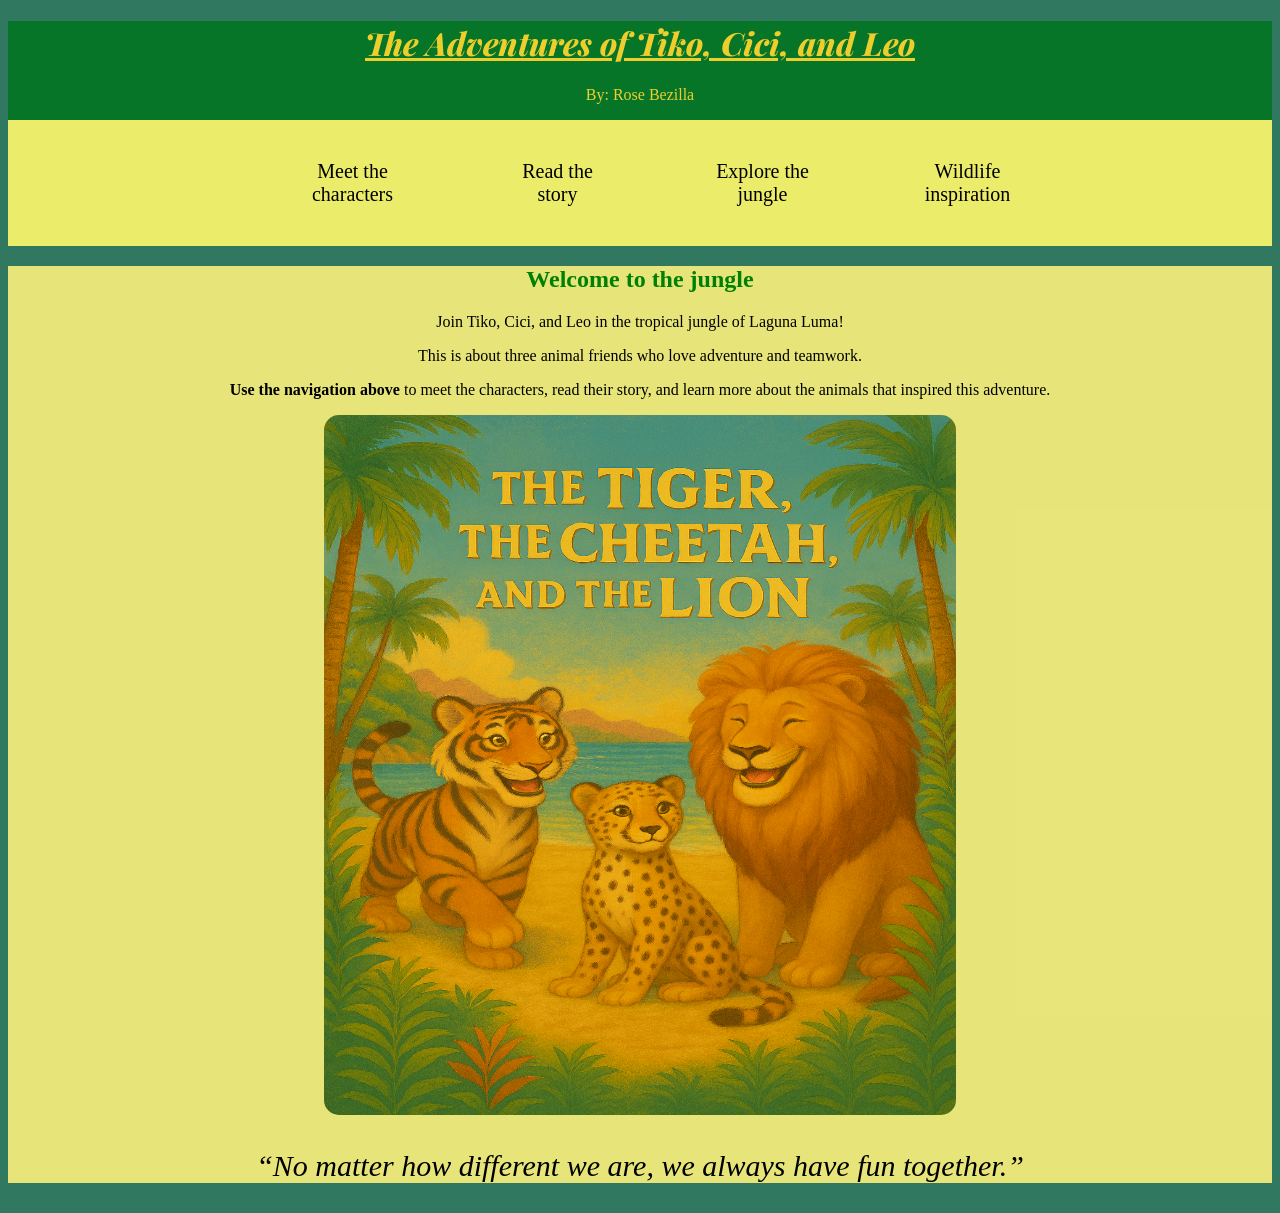
<file: index.html>
<!DOCTYPE html>
<!-- this is a comment shortcut cmd + /--> 
 <!-- multi 
  lined 
  comment 
   --> 
  <html lang="en">

   <head>

    <title>The Adventures of Tiko, Cici, and Leo</title>
    <meta name="author" content="Rose Bezilla">
    <meta name="description" content="This site was created to tell the story of The Adventures of Tiko, Cici, and Leo">
    <meta name="keywords" content="kids story, tiger, cheetah, lion"> 
    <meta name="viewport" content="width=device-width, initial-scale=1.0"> 
    <meta charset="UTF-8"> 


    <link rel="stylesheet" href="css/style.css" media="only screen and (min-width:960px)">
    <link rel="stylesheet" href="css/mobile.css" media="only screen and (max-width: 480px)">

   </head>

   <body>
    <header>
        <h1>The Adventures of Tiko, Cici, and Leo </h1>
        <p> By: Rose Bezilla </p> 
        <nav> 
            <ul>
                <li><a href="page2.html">Meet the characters</a></li>
                <li><a href="page3.html">Read the story</a></li>
                <li><a href="page4.html">Explore the jungle</a></li>
                <li><a href="page5.html">Wildlife inspiration</a></li>
            </ul>
        </nav>
    </header>
    <main>
        <section id="section2">
            <h2>Welcome to the jungle</h2>
            <p>Join Tiko, Cici, and Leo in the tropical jungle of Laguna Luma!</p>
                <p>This is about three animal friends who love adventure and teamwork. </p>
                <p> <strong>Use the navigation above </strong>to meet the characters, read their story, and learn more about the animals that inspired this adventure.</p>
        </section> 
        <section>
            <div class="cover">
           <p><img src="images/maincover.png" alt="cover image"></p> 
        </div> 
        </section>
        <section>
            <p class="special-text"><em>“No matter how different we are, we always have fun together.”</em></p>
        </section>
    </main>
    <footer></footer>
        <script src="javascripthw/script.js"></script>
   </body>
  </html>
</file>
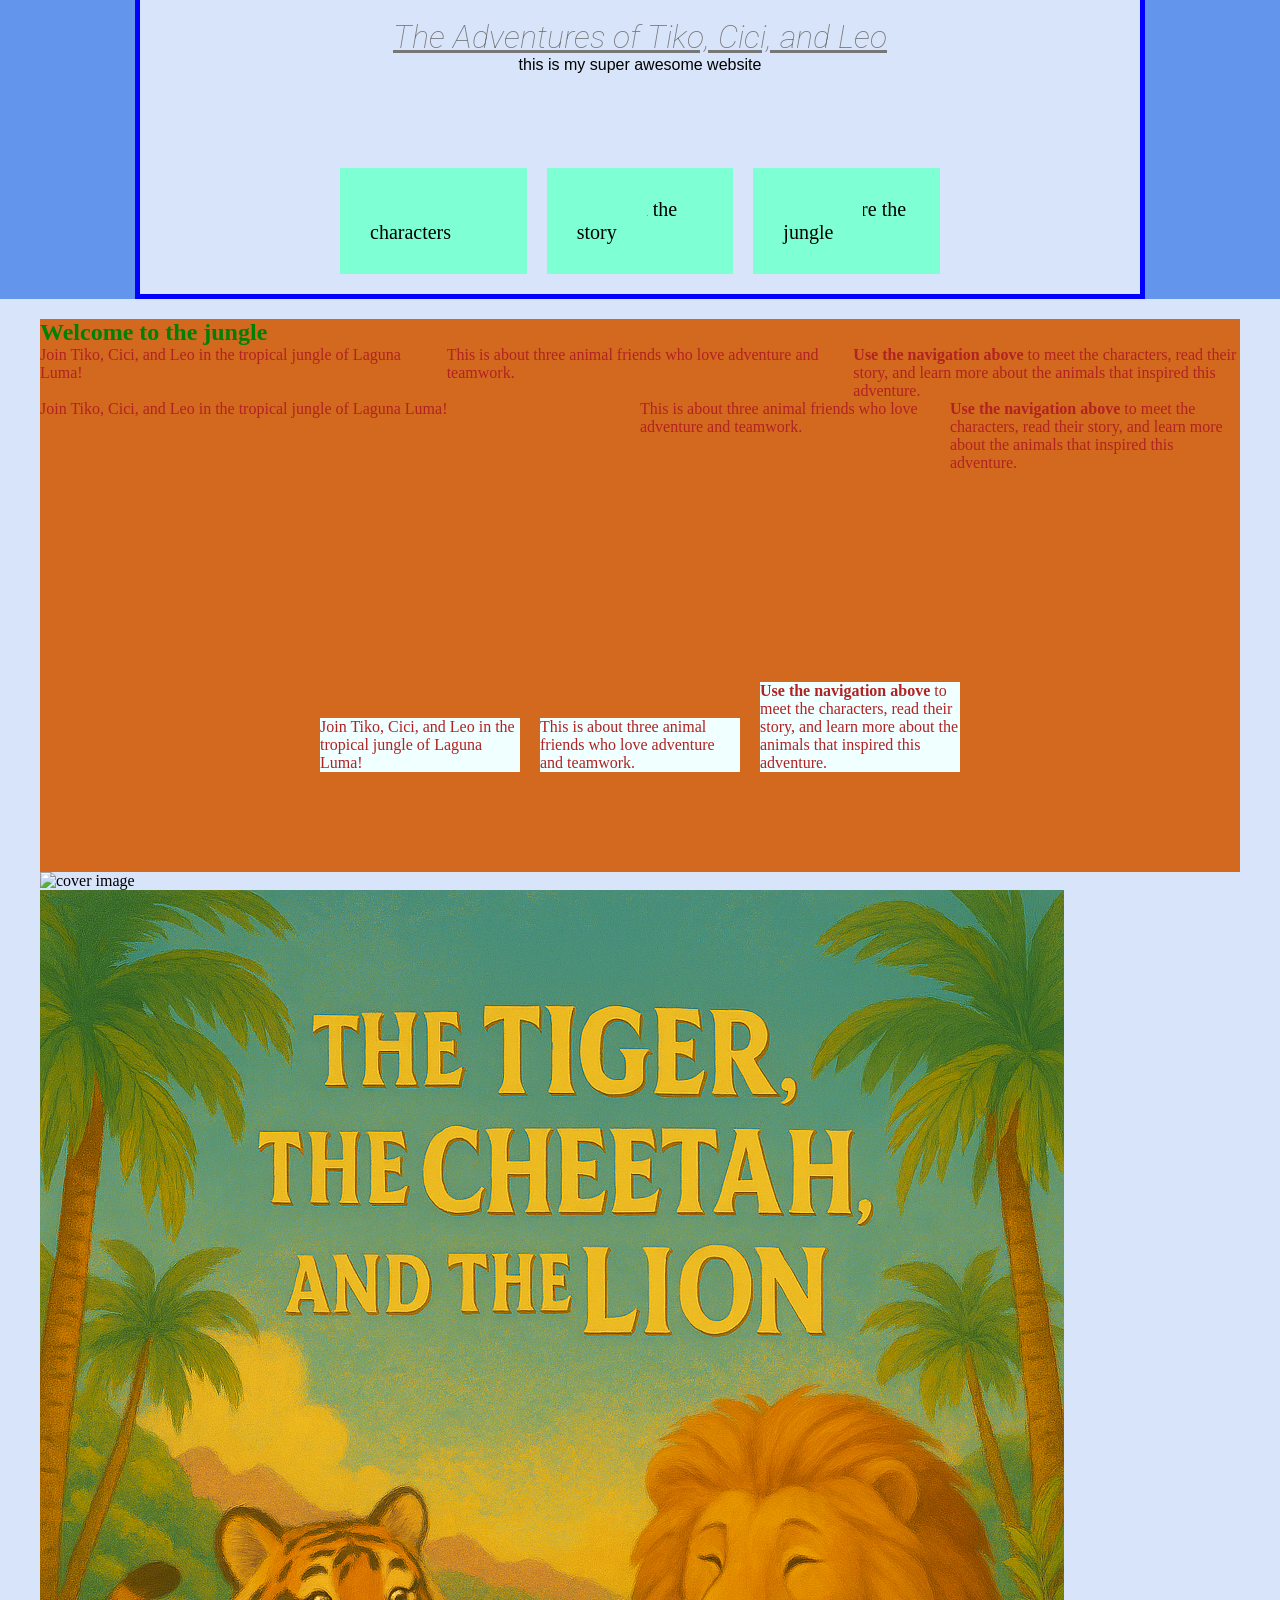
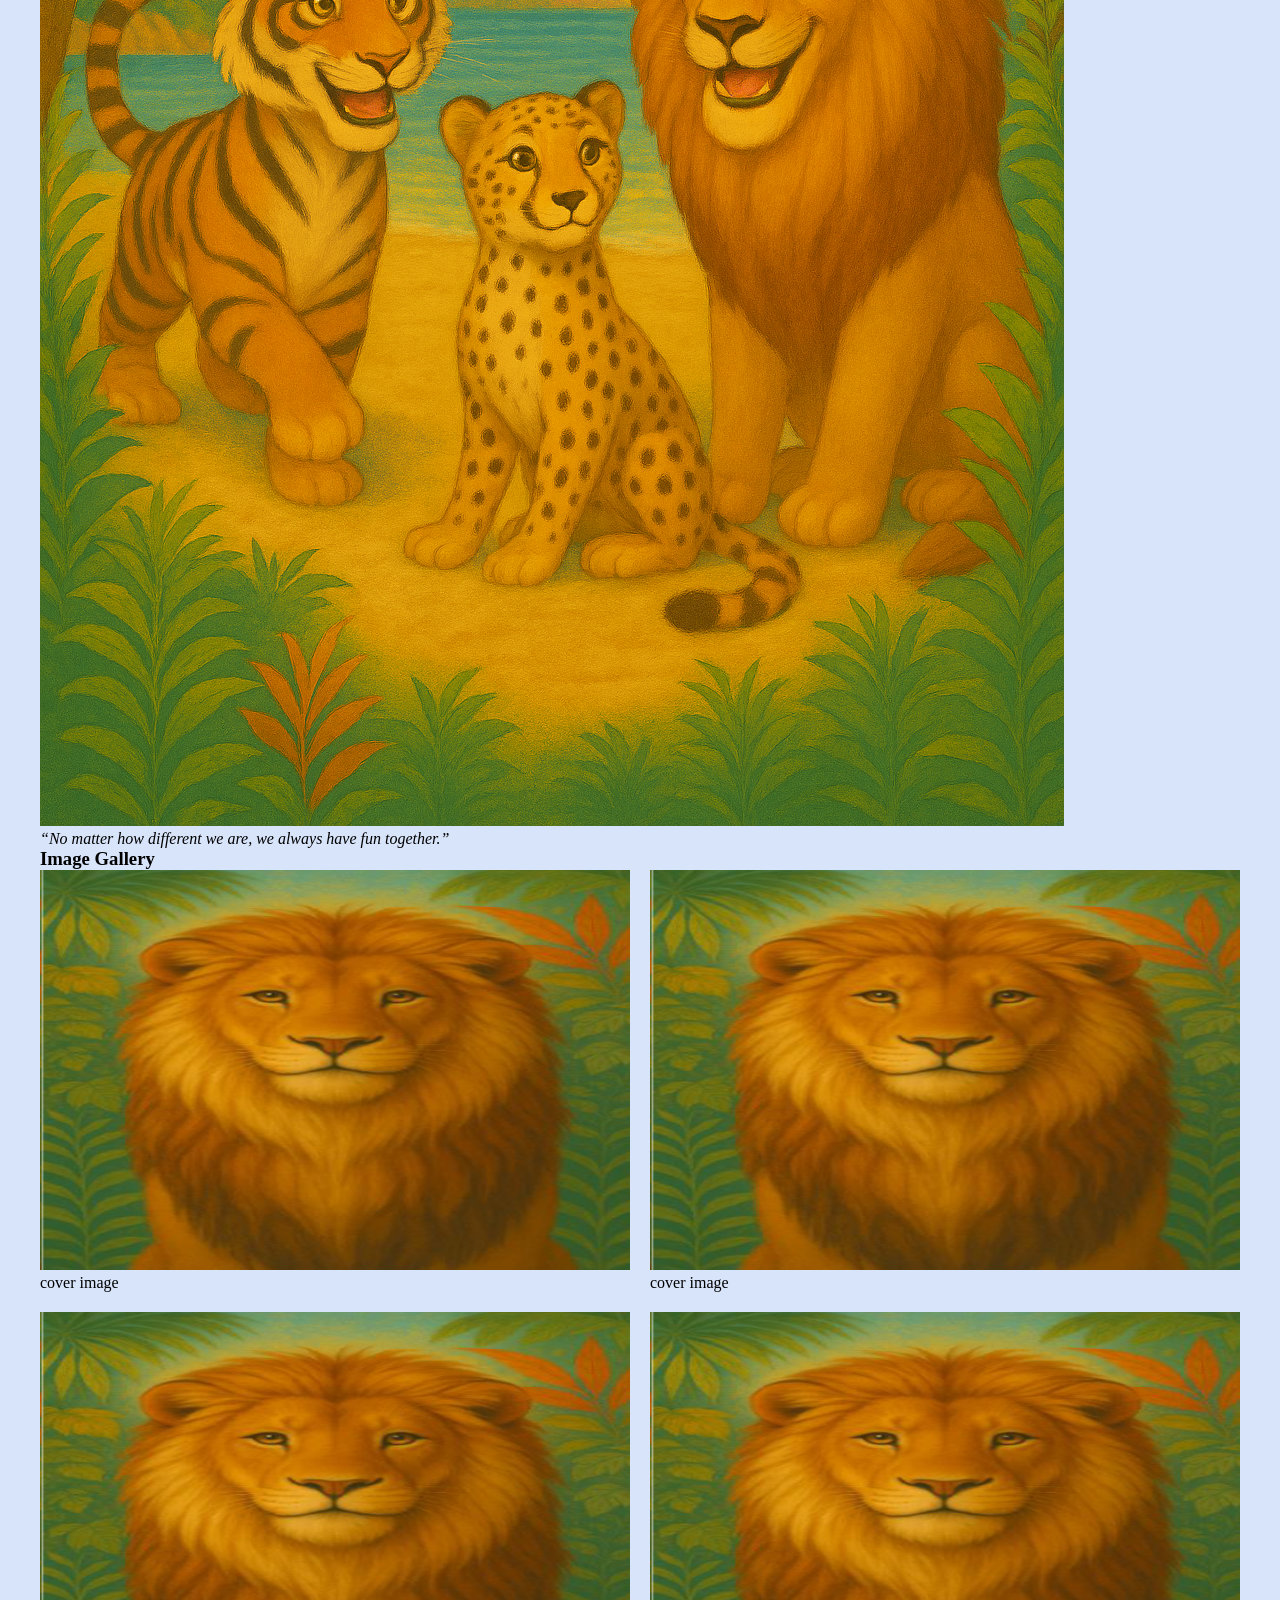
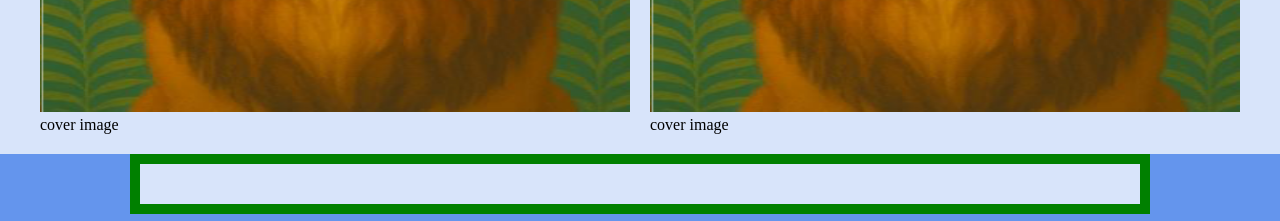
<file: class/index.html>
<!DOCTYPE html>
<!-- this is a comemnt shortcut cmd + /--> 
 <!-- multi 
  lined 
  comment 
   --> 
  <html>
   <head>
    <title>The Adventures of Tiko, Cici, and Leo</title>
    <meta name="author" content="Rose Bezilla">
    <meta name="description" content="This site was created to tell the story of The Adventures of Tiko, Cici, and Leo">
    <meta name="keywords" content="kids story, tiger, cheetah, lion"> 
    <meta name="viewport" content="width=device-width, initial-scale=1.0"> 
    <meta charset="UTF-8"> 
    <style>
        body{
            background-color: olivedrab;
        }
    </style>
    <link rel="stylesheet" href="css/style.css">
   </head>
   <body>
    <header>
        <h1>The Adventures of Tiko, Cici, and Leo</h1>
        <p> this is my super awesome website </p>
        <nav>
            <ul>
                <li><a href="page2.html">Meet the characters</a></li>
                <li><a href="page3.html">Read the story</a></li>
                <li><a href="page4.html">Explore the jungle</a></li>
            </ul>
        </nav>
    </header>
    <main>
        <section id="section2">
            <h2>Welcome to the jungle</h2>
            <div class="grid1">
            <p>Join Tiko, Cici, and Leo in the tropical jungle of Laguna Luma!</p>
                <p>This is about three animal friends who love adventure and teamwork. </p>
                <p> <strong>Use the navigation above </strong>to meet the characters, read their story, and learn more about the animals that inspired this adventure.</p>
                </div>
                <div class="grid2">
            <p>Join Tiko, Cici, and Leo in the tropical jungle of Laguna Luma!</p>
                <p>This is about three animal friends who love adventure and teamwork. </p>
                <p> <strong>Use the navigation above </strong>to meet the characters, read their story, and learn more about the animals that inspired this adventure.</p>
                </div>
                <div class="grid3">
            <p>Join Tiko, Cici, and Leo in the tropical jungle of Laguna Luma!</p>
                <p>This is about three animal friends who love adventure and teamwork. </p>
                <p> <strong>Use the navigation above </strong>to meet the characters, read their story, and learn more about the animals that inspired this adventure.</p>
                </div>
        </section> 
        <section>
           <p><img scr="images/maincover.png" alt="cover image"></p>
           <p><img src="images/maincover.png" alt="cover image"></p> 
        </section>
        <section>
            <p><em>“No matter how different we are, we always have fun together.”</em></p>


        </section>

        <sections> 
            <h3>Image Gallery</h3>
            <div class="grid4"> 
                <figure> 
                    <img src="images/leo.png" alt="leo"> </img> 
                    <figcaption>cover image</figcaption>
                </figure>
                                <figure> 
                    <img src="images/leo.png" alt="leo"> </img> 
                    <figcaption>cover image</figcaption>
                </figure>
                                <figure> 
                    <img src="images/leo.png" alt="leo"> </img> 
                    <figcaption>cover image</figcaption>
                </figure>
                                <figure> 
                    <img src="images/leo.png" alt="leo"> </img> 
                    <figcaption>cover image</figcaption>
                </figure>
            </div>
        </sections>
    </main>
    <footer></footer>
   </body>
  </html>
</file>
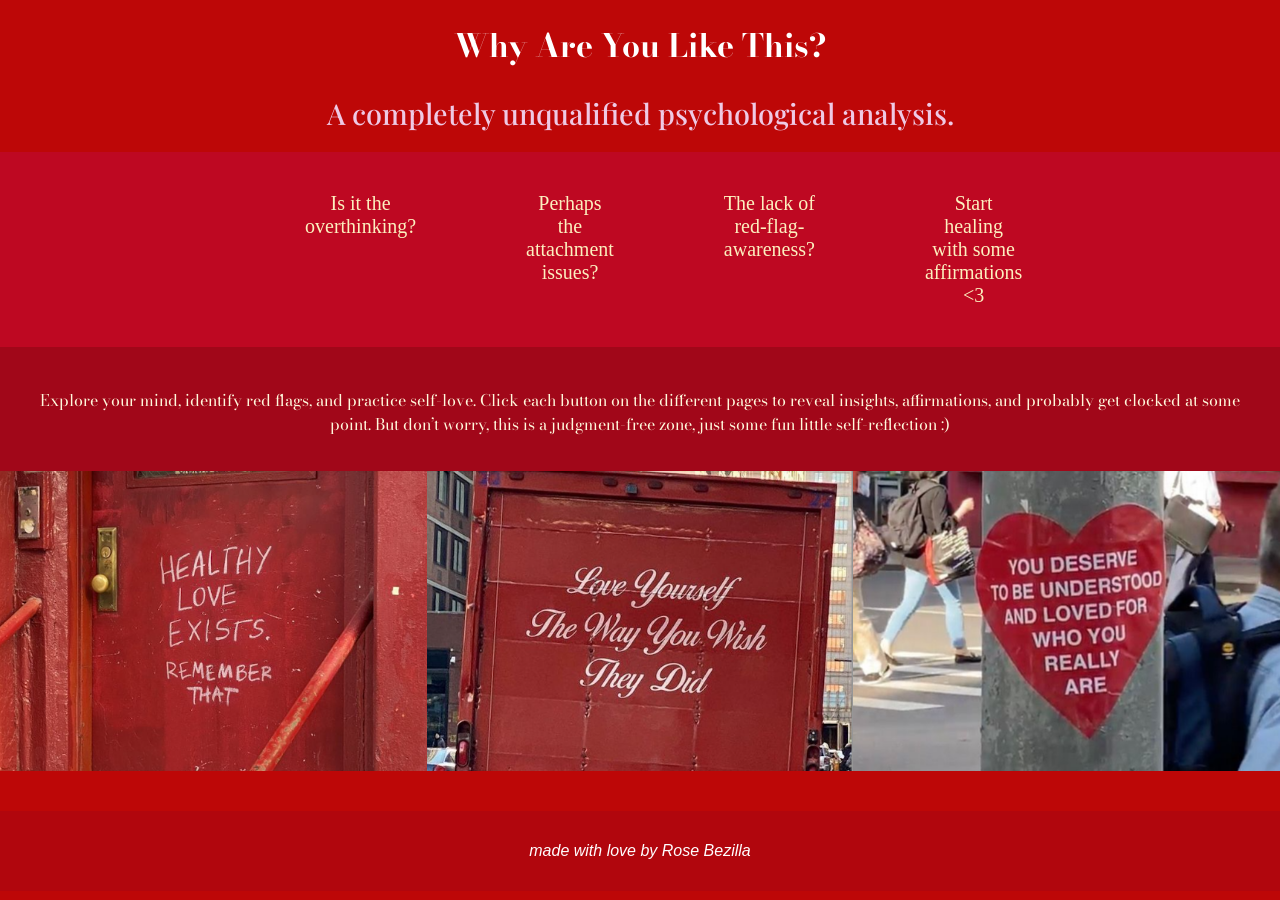
<file: midterm/index.html>
<!DOCTYPE html>
<html lang="en">
<head>
    <meta charset="UTF-8">
    <meta name="viewport" content="width=device-width, initial-scale=1.0">
    <title>Why Are You Like This</title>
       <meta name="author" content="Rose Bezilla">
    <meta name="description" content="An interactive website exploring different parts of the human mind, including anxiety, logic vs emotion, red-flag identification, and healing.">
    <meta name="keywords" content="psychology, mental health, anxiety, emotions, healing, interactive website">
    <meta name="viewport" content="width=device-width, initial-scale=1.0"> 
    <meta charset="UTF-8"> 

    <link rel="stylesheet" href="css/style.css" media="only screen and (min-width:960px)">
    <link rel="stylesheet" href="css/mobile.css" media="only screen and (max-width: 480px)">
</head>
<body>
    <!-- header -->
    <header>
        <h1>Why Are You Like This?</h1>
        <h2>A completely unqualified psychological analysis.</h2>
    </header>    
    <!-- nav bar -->
    <nav> 
    <ul class="nav-list">
        <li><a href="overthinking.html">Is it the overthinking?</a></li>
        <li><a href="attachment.html">Perhaps the attachment issues?</a></li>
        <li><a href="redflags.html">The lack of red-flag-awareness?</a></li>
        <li><a href="healing.html">Start healing with some affirmations <3</a></li>
    </ul>

</nav>

    <main> 
    <section class="home-intro">
        <p>Explore your mind, identify red flags, and practice self-love. Click each button on the different pages to reveal insights, affirmations, and probably get clocked at some point. But don’t worry, this is a judgment-free zone, just some fun little self-reflection :)</p>
    </section>

    <section class="home-gallery">
        <img src="images/wnrs1.png" alt="aesthetic inspirational image1">
        <img src="images/wnrs2.png" alt="aesthetic inspirational image2">
        <img src="images/wnrs3.png" alt="aesthetic inspirational image3">
    </section>
    </main>
    <footer>
        <p>made with love by Rose Bezilla</p>
    </footer>
            <script src="JavaScript/script.js"></script></body>
</html>
</file>
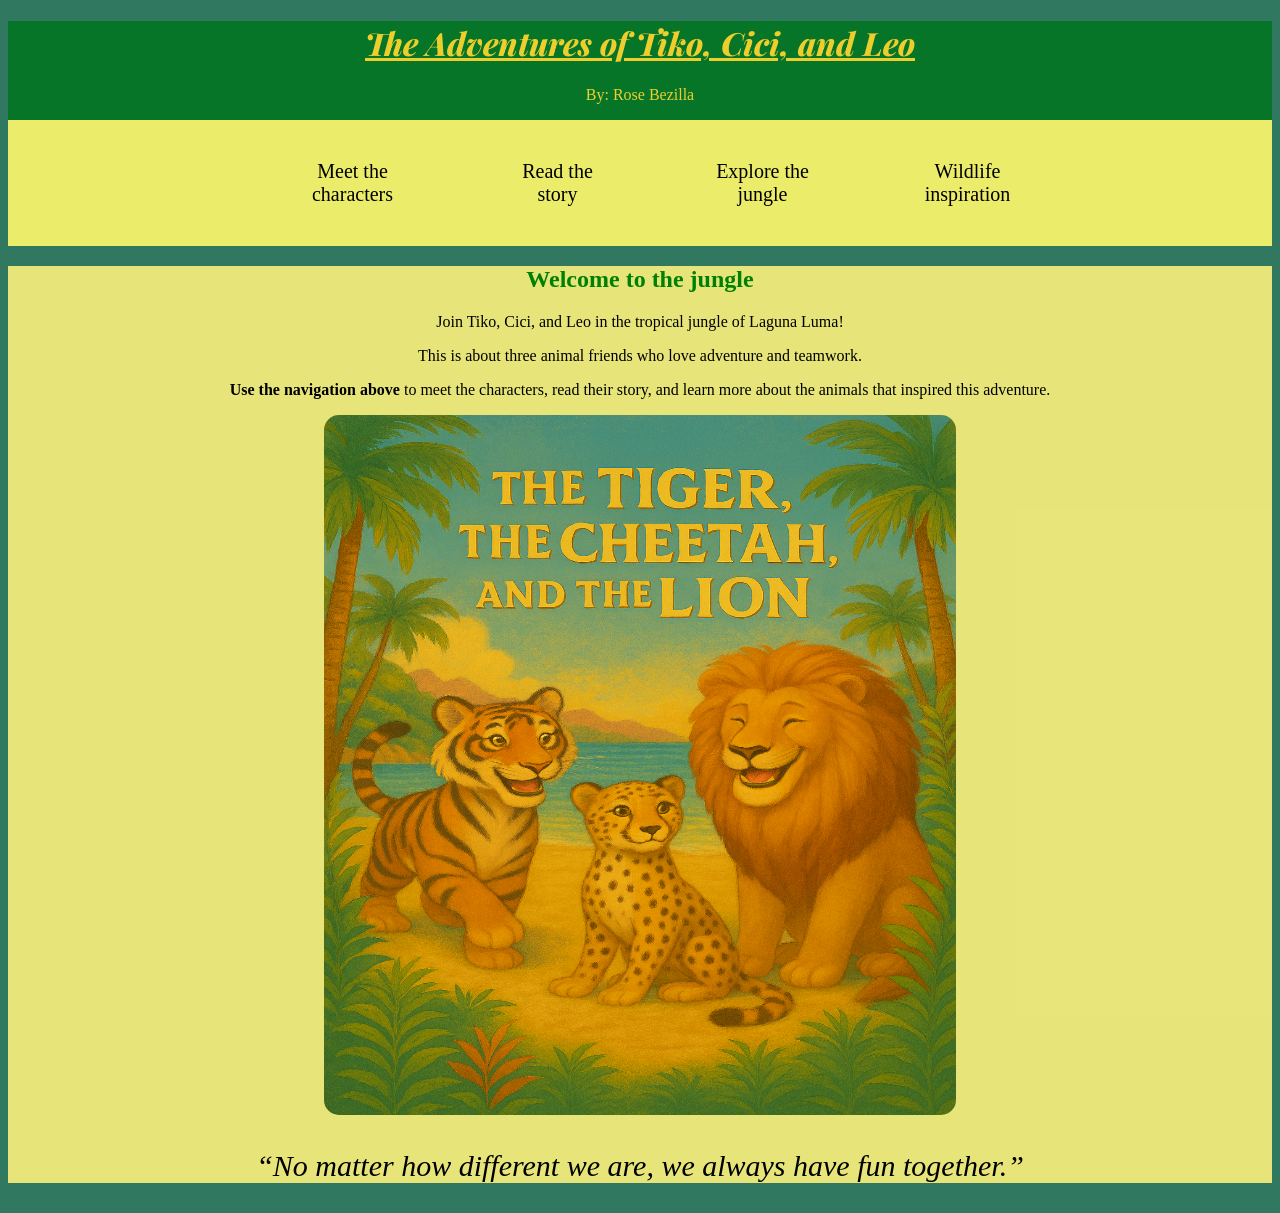
<file: project1/html/index.html>
<!DOCTYPE html>
<!-- this is a comment shortcut cmd + /--> 
 <!-- multi 
  lined 
  comment 
   --> 
  <html lang="en">

   <head>

    <title>The Adventures of Tiko, Cici, and Leo</title>
    <meta name="author" content="Rose Bezilla">
    <meta name="description" content="This site was created to tell the story of The Adventures of Tiko, Cici, and Leo">
    <meta name="keywords" content="kids story, tiger, cheetah, lion"> 
    <meta name="viewport" content="width=device-width, initial-scale=1.0"> 
    <meta charset="UTF-8"> 

    <link rel="stylesheet" href="css/style.css">

   </head>

   <body>
    <header>
        <h1>The Adventures of Tiko, Cici, and Leo </h1>
        <p> By: Rose Bezilla </p> 
        <nav> 
            <ul>
                <li><a href="page2.html">Meet the characters</a></li>
                <li><a href="page3.html">Read the story</a></li>
                <li><a href="page4.html">Explore the jungle</a></li>
                <li><a href="page5.html">Wildlife inspiration</a></li>
            </ul>
        </nav>
    </header>
    <main>
        <section id="section2">
            <h2>Welcome to the jungle</h2>
            <p>Join Tiko, Cici, and Leo in the tropical jungle of Laguna Luma!</p>
                <p>This is about three animal friends who love adventure and teamwork. </p>
                <p> <strong>Use the navigation above </strong>to meet the characters, read their story, and learn more about the animals that inspired this adventure.</p>
        </section> 
        <section>
            <div class="cover">
           <p><img src="images/maincover.png" alt="cover image"></p> 
        </div> 
        </section>
        <section>
            <p class="special-text"><em>“No matter how different we are, we always have fun together.”</em></p>

        </section>
    </main>
    <footer></footer>
   </body>
  </html>
</file>
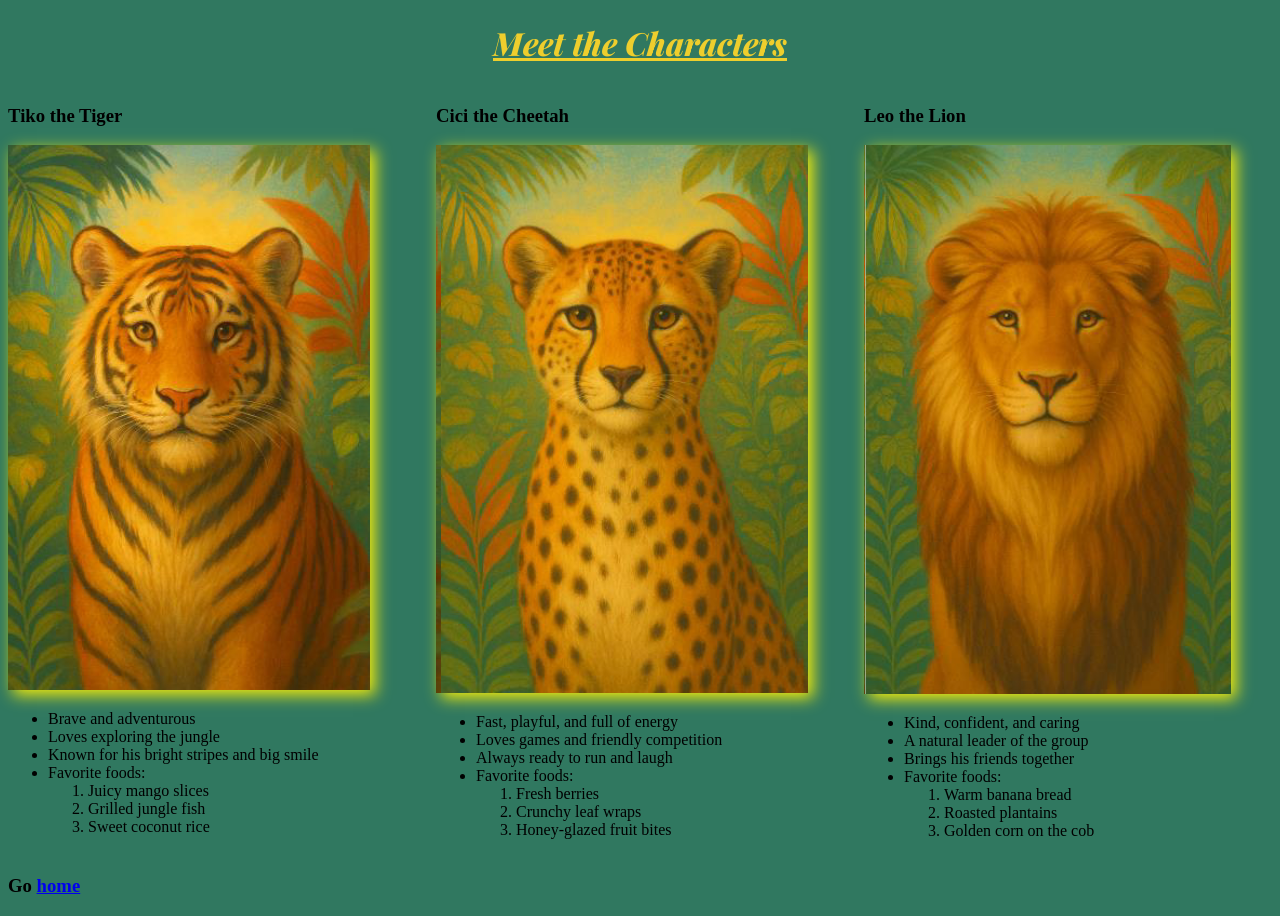
<file: page2.html>
<!DOCTYPE html>
<html lang="en">
<head>
    <meta charset="UTF-8">
    <meta name="viewport" content="width=device-width, initial-scale=1.0">
    <title>Meet the Characters | Tiko, Cici, and Leo</title>


    <link rel="stylesheet" href="css/style.css" media="only screen and (min-width:960px)">
    <link rel="stylesheet" href="css/mobile.css" media="only screen and (max-width: 480px)">
</head>
<body>
    <h1>Meet the Characters</h1> 
    <div class="charactergrid">
             <section>
            <h3>Tiko the Tiger</h3>
            <p><img src="images/tico.png" alt="tico"></p> 
            <ul>
                <li>Brave and adventurous</li>
                <li>Loves exploring the jungle</li>
                <li>Known for his bright stripes and big smile</li>
                <li>Favorite foods: 
                     <ol>
                 <li>Juicy mango slices</li>
                 <li>Grilled jungle fish</li>
                 <li>Sweet coconut rice</li>
                     </ol>

                </li>
            </ul>
        </section>
             <section>
            <h3>Cici the Cheetah</h3>
            <p><img src="images/cici.png" alt="cici"></p> 
            <ul>
                <li>Fast, playful, and full of energy</li>
                <li>Loves games and friendly competition</li>
                <li>Always ready to run and laugh</li>
                <li>Favorite foods: 
                    <ol>
                 <li>Fresh berries</li>
                 <li>Crunchy leaf wraps</li>
                 <li>Honey-glazed fruit bites</li>
                     </ol>

                </li>
            </ul>
        </section>
             <section>
            <h3>Leo the Lion</h3>
            <p> <img src="images/leo.png" alt="leo"></p> 
            <ul>
                <li>Kind, confident, and caring</li>
                <li>A natural leader of the group</li>
                <li>Brings his friends together</li>
                <li>Favorite foods:
                    <ol>
                 <li>Warm banana bread</li>
                 <li>Roasted plantains</li>
                 <li>Golden corn on the cob</li>
                     </ol>

                </li>
            </ul>
        </section>
        </div>
    <h3>Go <a href="index.html">home</a></h3>
        <script src="javascripthw/script.js"></script>
</body>
</html>
</file>
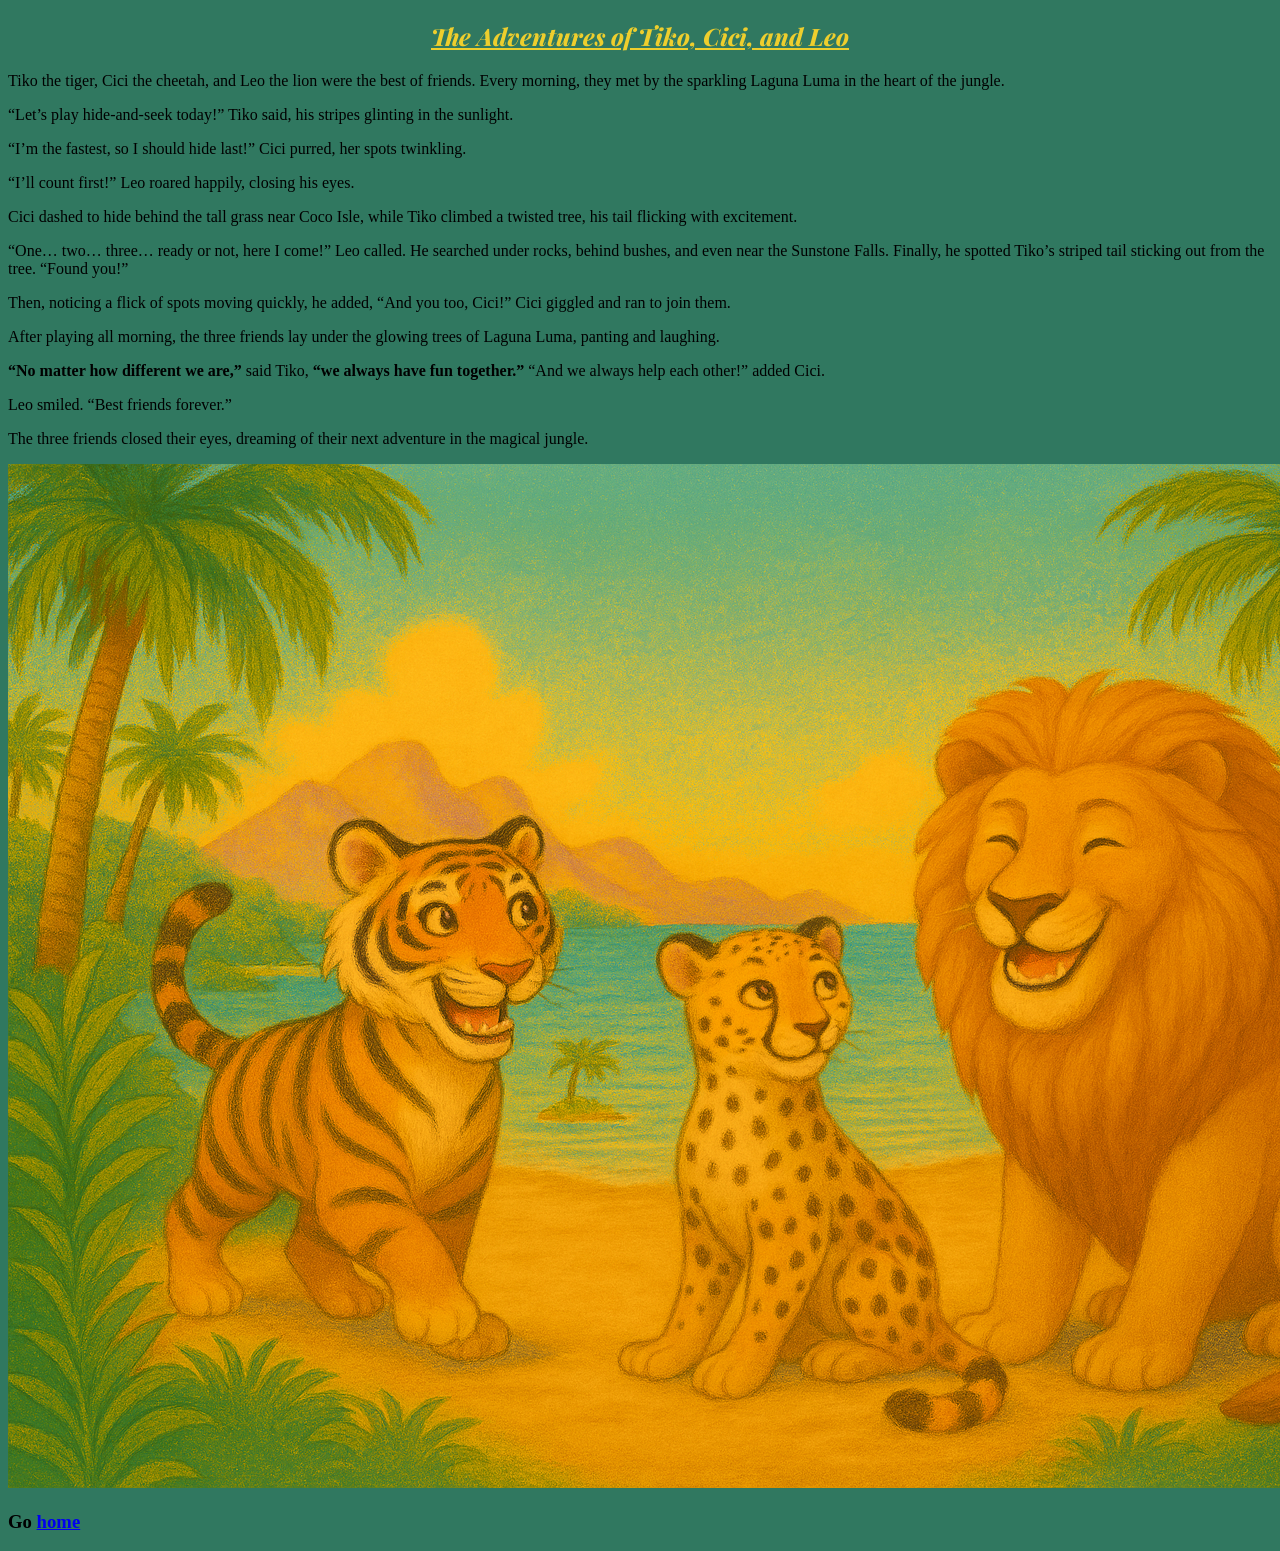
<file: page3.html>
<!DOCTYPE html>
<html lang="en">
<head>
    <meta charset="UTF-8">
    <meta name="viewport" content="width=device-width, initial-scale=1.0">
    <title>Read the Story | Tiko, Cici, and Leo</title>

<link rel="stylesheet" href="css/style.css" media="only screen and (min-width:960px)">
    <link rel="stylesheet" href="css/mobile.css" media="only screen and (max-width: 480px)">
</head>
<body>
    <section> 
          <h1>The Adventures of Tiko, Cici, and Leo</h1>
        <p> Tiko the tiger, Cici the cheetah, and Leo the lion were the best of friends. Every morning,
they met by the sparkling Laguna Luma in the heart of the jungle.</p>
<p>“Let’s play hide-and-seek today!” Tiko said, his stripes glinting in the sunlight.</p>
<p>“I’m the fastest, so I should hide last!” Cici purred, her spots twinkling.</p>
<p>“I’ll count first!” Leo roared happily, closing his eyes.</p>
<p>Cici dashed to hide behind the tall grass near Coco Isle, while Tiko climbed a twisted tree,
his tail flicking with excitement.</p>
<p>“One… two… three… ready or not, here I come!” Leo called. He searched under rocks,
behind bushes, and even near the Sunstone Falls. Finally, he spotted Tiko’s striped tail
sticking out from the tree. “Found you!”</p>
<p>Then, noticing a flick of spots moving quickly, he added, “And you too, Cici!” Cici giggled
and ran to join them.</p>
<p>After playing all morning, the three friends lay under the glowing trees of Laguna Luma,
panting and laughing.</p>
<p><strong>“No matter how different we are,” </strong> said Tiko, <strong>“we always have fun together.”</strong>
“And we always help each other!” added Cici.</p>
<p>Leo smiled. “Best friends forever.”</p>
<p>The three friends closed their eyes, dreaming of their next adventure in the magical jungle.</p>
    </section>
    <section>
<img id="friendsImg" src="images/friends.png" alt="friends playing">
    </section>
     <h3>Go <a href="index.html">home</a></h3>  

         <script src="javascripthw/script.js"></script>
</body>
</html>
</file>
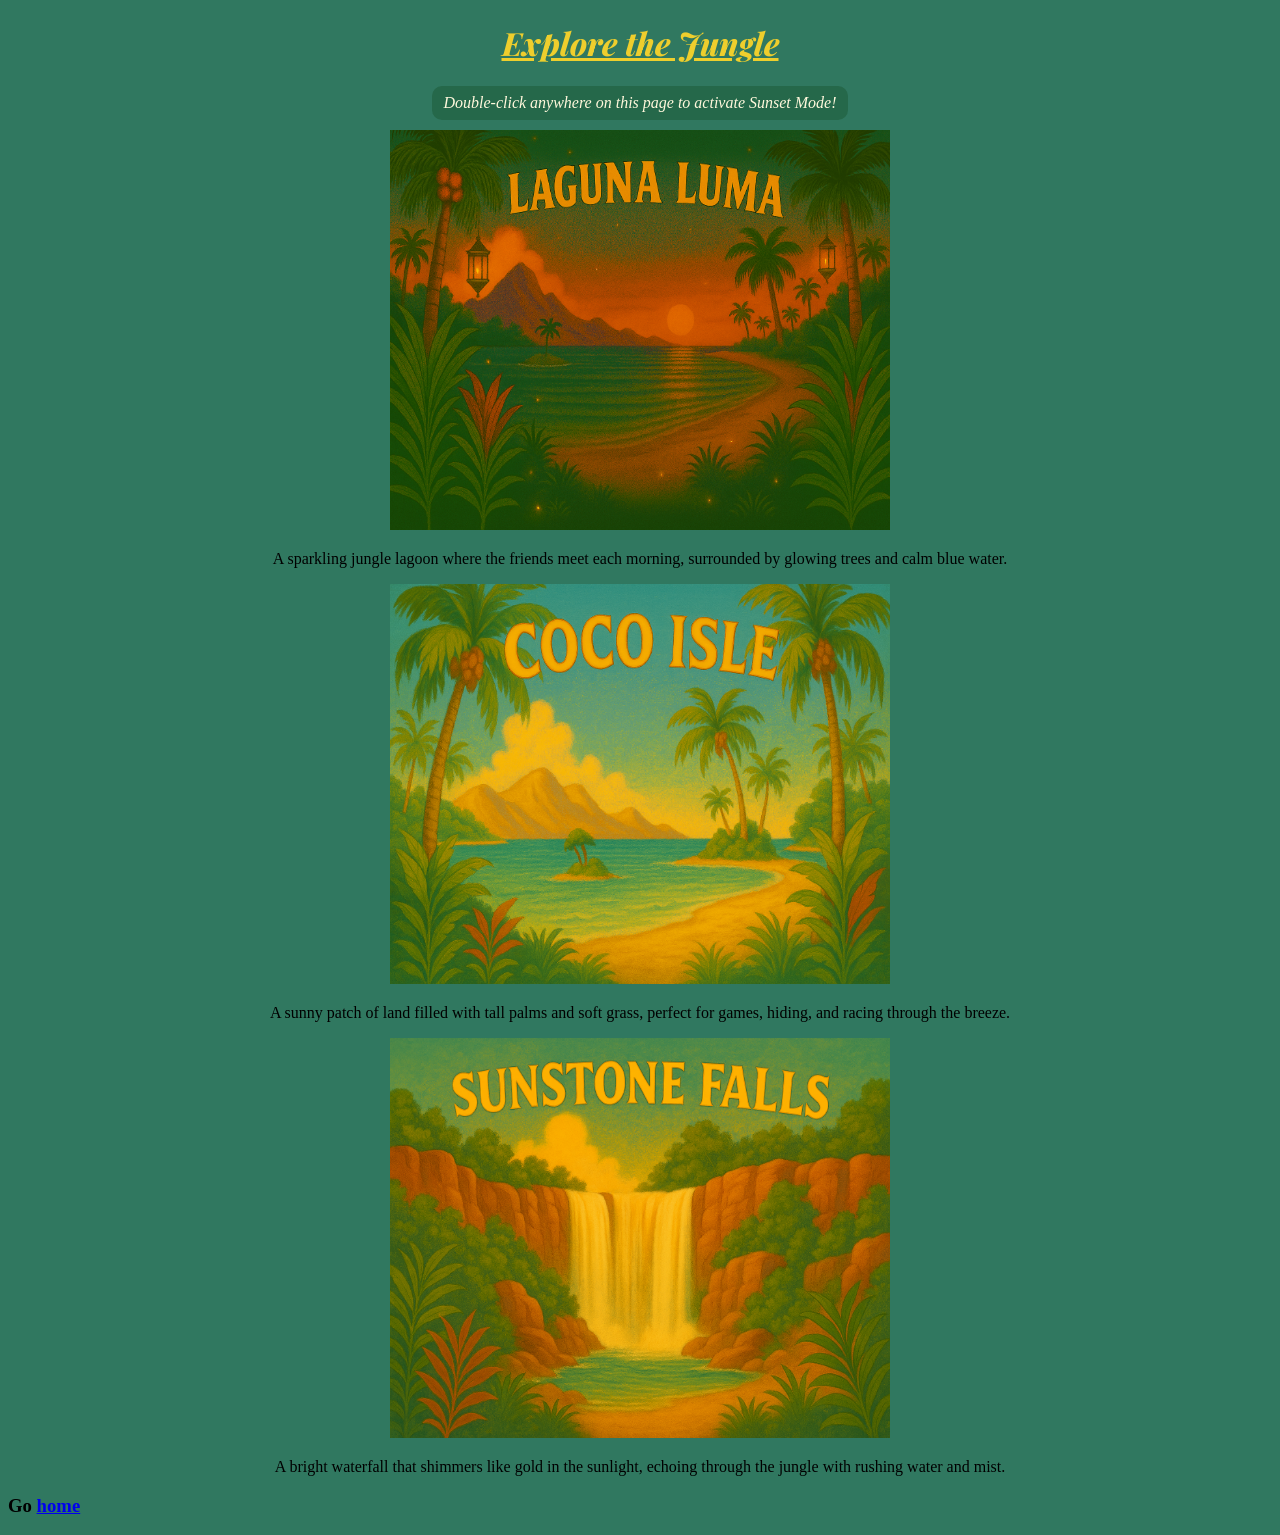
<file: page4.html>
<!DOCTYPE html>
<html lang="en">
<head>
    <meta charset="UTF-8">
    <meta name="viewport" content="width=device-width, initial-scale=1.0">
    <title>Explore the Jungle | Tiko, Cici & Leo</title>

    <link rel="stylesheet" href="css/style.css" media="only screen and (min-width:960px)">
    <link rel="stylesheet" href="css/mobile.css" media="only screen and (max-width: 480px)">
</head>
<body class="jungle-page">
      <h1>Explore the Jungle</h1> 
<p id="sunsetHint" class="hint-text">Double-click anywhere on this page to activate Sunset Mode!</p>
<section>
    <div class="junglepics">
    <img src="images/laguna.png" alt="Laguna Luma">
    <p>A sparkling jungle lagoon where the friends meet each morning, surrounded by glowing trees and calm blue water.</p>

    <img src="images/cocoisle.png" alt="Coco Isle">
    <p>A sunny patch of land filled with tall palms and soft grass, perfect for games, hiding, and racing through the breeze.</p>

    <img src="images/susntonefalls.png" alt="Sunstone Falls">
    <p>A bright waterfall that shimmers like gold in the sunlight, echoing through the jungle with rushing water and mist.</p>
</div> 
</section>

    <h3>Go <a href="index.html">home</a></h3>
        <script src="javascripthw/script.js"></script>
</body>
</html>
</file>
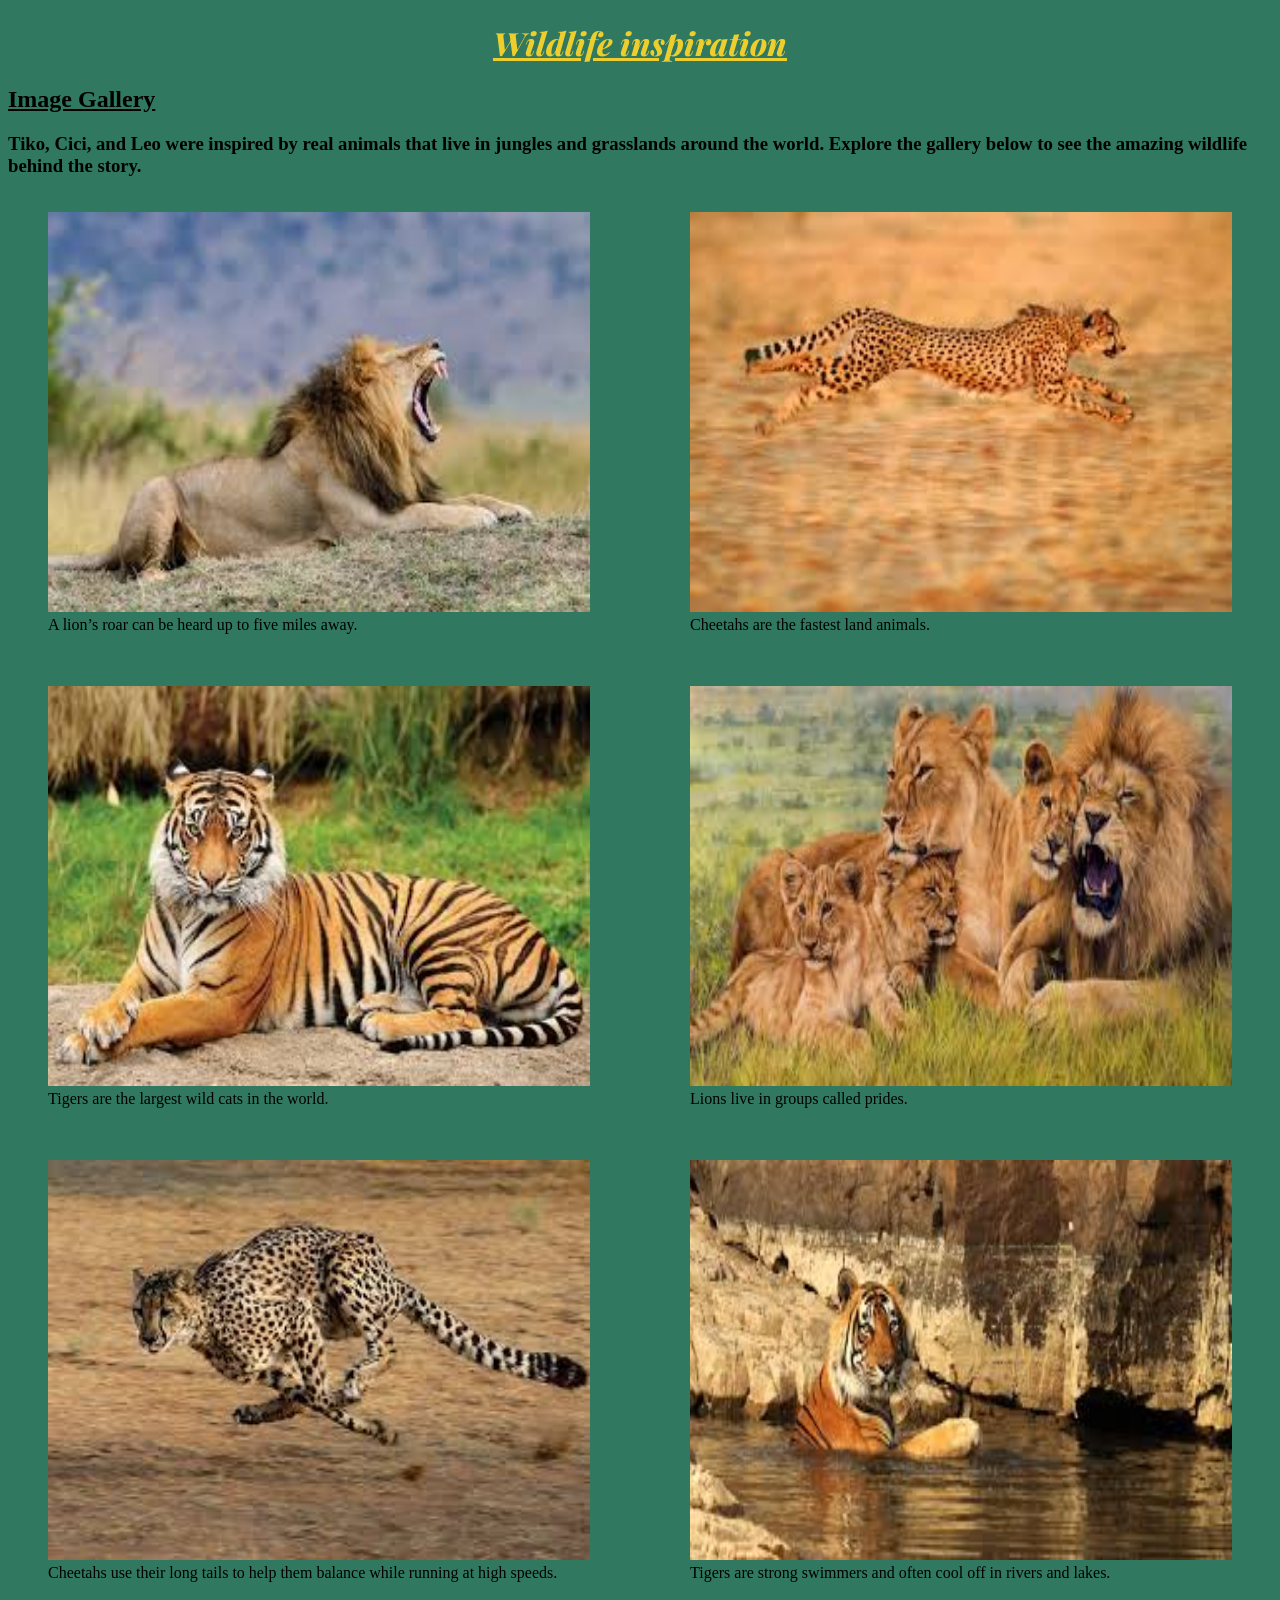
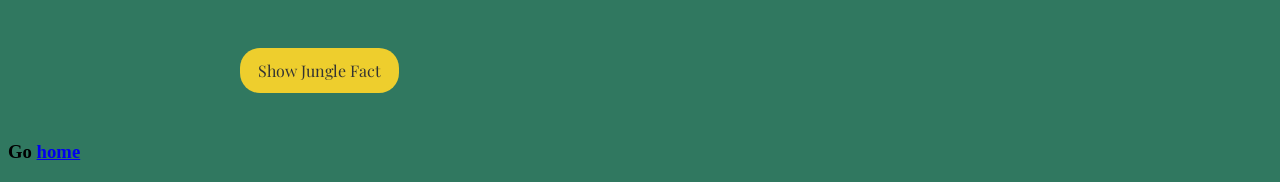
<file: page5.html>
<!DOCTYPE html>
<html lang="en">
<head>
    <meta charset="UTF-8">
    <meta name="viewport" content="width=device-width, initial-scale=1.0">
    <title>Wildlife Inspiration | Tiko, Cici & Leo</title>

<link rel="stylesheet" href="css/style.css" media="only screen and (min-width:960px)">
    <link rel="stylesheet" href="css/mobile.css" media="only screen and (max-width: 480px)">
</head>
<body>
    <h1>Wildlife inspiration</h1>
            <section> 
            <h2 class="gallery-title">Image Gallery</h2>
            <h3>Tiko, Cici, and Leo were inspired by real animals that live in jungles and grasslands around the world. Explore the gallery below to see the amazing wildlife behind the story.</h3>
            <div class="wildlifeinspo"> 
                <figure> 
                    <img src="images/lionroar.jpeg" alt="lion roar"> 
                    <figcaption>A lion’s roar can be heard up to five miles away.</figcaption>
                </figure>
                                <figure> 
                    <img src="images/cheetah.jpeg" alt="cheetah"> 
                    <figcaption>Cheetahs are the fastest land animals.</figcaption>
                </figure>
                                <figure> 
                    <img src="images/tiger.jpeg" alt="tiger"> 
                    <figcaption>Tigers are the largest wild cats in the world.</figcaption>
                </figure>
                                <figure> 
                    <img src="images/lionpride.jpeg" alt="lion pride"> 
                    <figcaption>Lions live in groups called prides.</figcaption>
                </figure>
                                                <figure> 
                    <img src="images/cheetahtail.jpeg" alt="cheetah tail while running"> 
                    <figcaption>Cheetahs use their long tails to help them balance while running at high speeds.</figcaption>
                </figure>
                                                <figure> 
                    <img src="images/tigerswim.jpeg" alt="tiger swimming"> 
                    <figcaption>Tigers are strong swimmers and often cool off in rivers and lakes.</figcaption>
                </figure>
                <button id="factBtn" class="fact-button">Show Jungle Fact</button>
<p id="factText"></p>
            </div>
        </section>
    <h3>Go <a href="index.html">home</a></h3>  
        <script src="javascripthw/script.js"></script>    
</body>
</html>
</file>
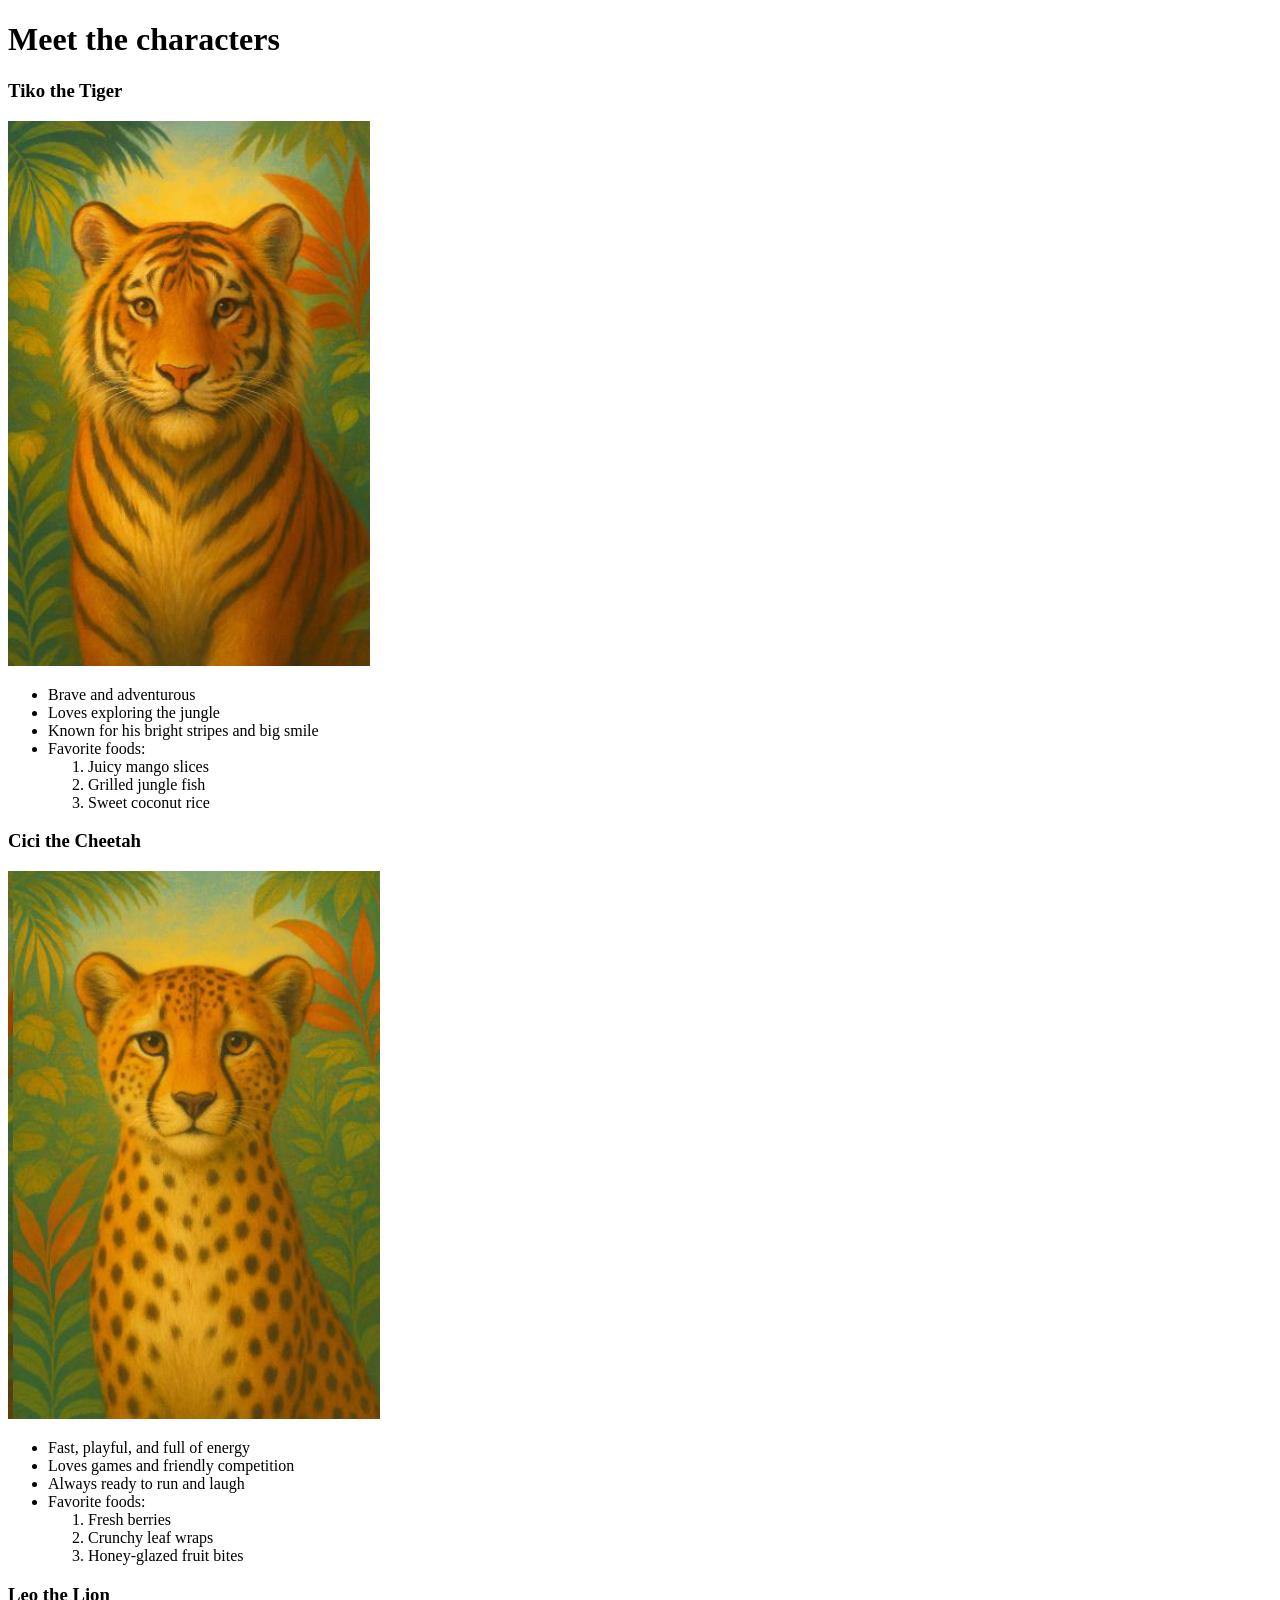
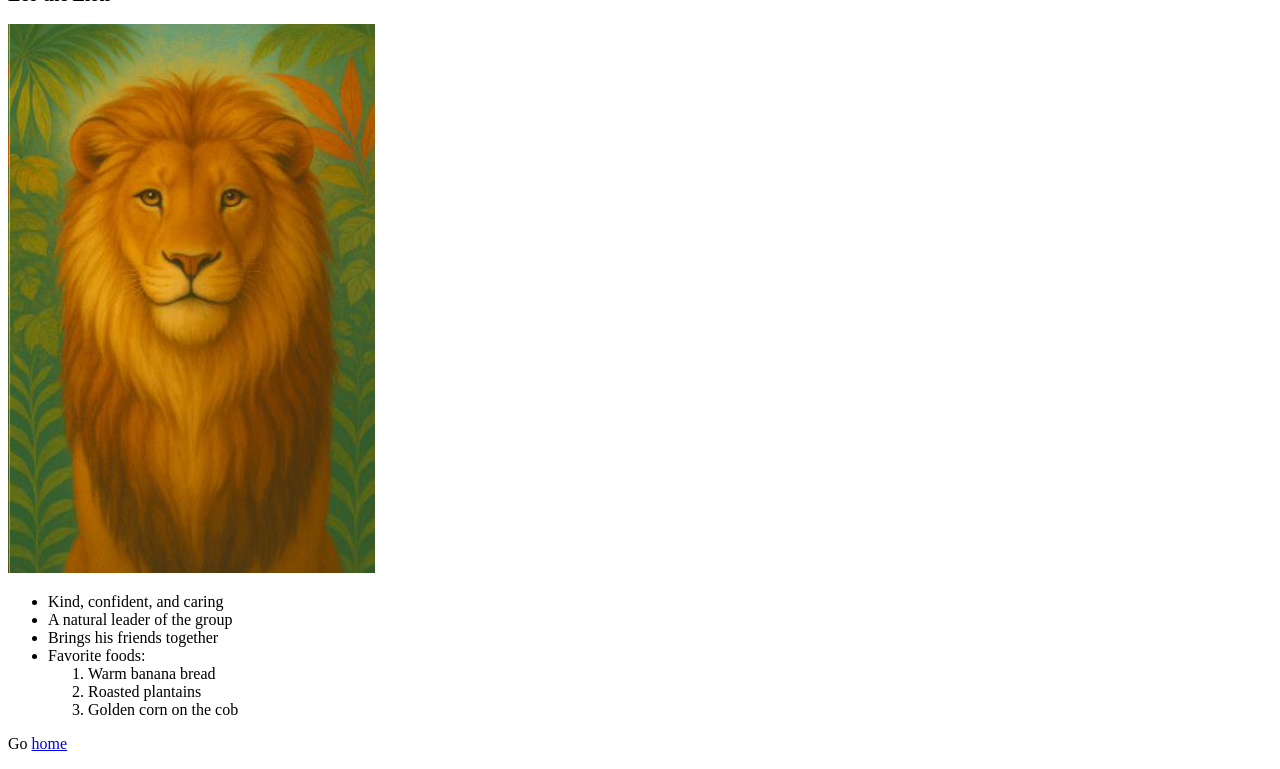
<file: class/page2.html>
<!DOCTYPE html>
<html lang="en">
<head>
    <meta charset="UTF-8">
    <meta name="viewport" content="width=device-width, initial-scale=1.0">
    <title>Document</title>
</head>
<body>
    <h1>Meet the characters</h1>
     </section> 
             <section>
            <h3>Tiko the Tiger</h3>
            <p><img src="images/tico.png" alt="tico"></p> 
            <ul>
                <li>Brave and adventurous</li>
                <li>Loves exploring the jungle</li>
                <li>Known for his bright stripes and big smile</li>
                <li>Favorite foods: 
                     <ol>
                 <li>Juicy mango slices</li>
                 <li>Grilled jungle fish</li>
                 <li>Sweet coconut rice</li>
                     </ol>

                </li>
            </ul>
        </section>
             </section> 
             <section>
            <h3>Cici the Cheetah</h3>
            <p><img src="images/cici.png" alt="cici"></p> 
            <ul>
                <li>Fast, playful, and full of energy</li>
                <li>Loves games and friendly competition</li>
                <li>Always ready to run and laugh</li>
                <li>Favorite foods: 
                    <ol>
                 <li>Fresh berries</li>
                 <li>Crunchy leaf wraps</li>
                 <li>Honey-glazed fruit bites</li>
                     </ol>

                </li>
            </ul>
        </section>
             </section> 
             <section>
            <h3>Leo the Lion</h3>
            <p> <img src="images/leo.png" alt="leo"></p> 
            <ul>
                <li>Kind, confident, and caring</li>
                <li>A natural leader of the group</li>
                <li>Brings his friends together</li>
                <li>Favorite foods:
                    <ol>
                 <li>Warm banana bread</li>
                 <li>Roasted plantains</li>
                 <li>Golden corn on the cob</li>
                     </ol>

                </li>
            </ul>
        </section>
    <p>Go <a href="index.html">home</a></p>
</body>
</html>
</file>
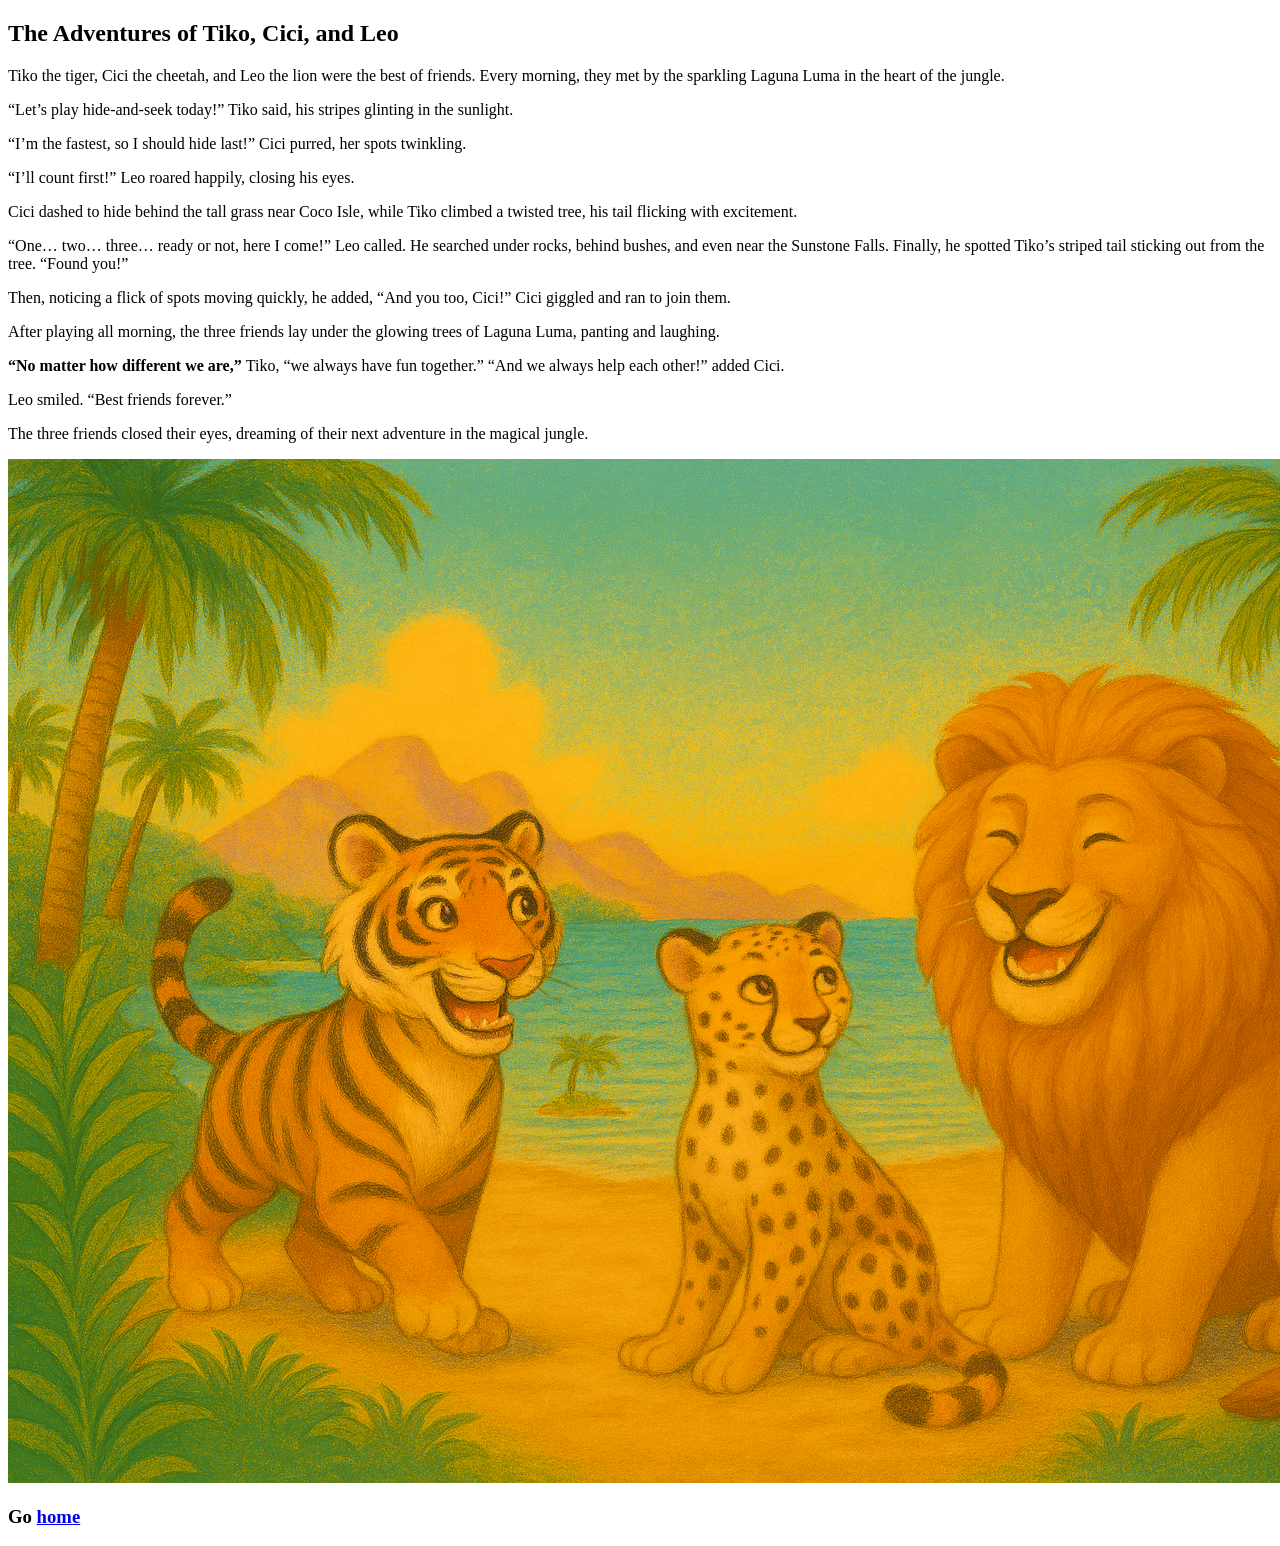
<file: class/page3.html>
<!DOCTYPE html>
<html lang="en">
<head>
    <meta charset="UTF-8">
    <meta name="viewport" content="width=device-width, initial-scale=1.0">
    <title>Document</title>
</head>
<body>
    <section> 
          <h2>The Adventures of Tiko, Cici, and Leo</h2>
        <p> Tiko the tiger, Cici the cheetah, and Leo the lion were the best of friends. Every morning,
they met by the sparkling Laguna Luma in the heart of the jungle.</p>
<p>“Let’s play hide-and-seek today!” Tiko said, his stripes glinting in the sunlight.</p>
<p>“I’m the fastest, so I should hide last!” Cici purred, her spots twinkling.</p>
<p>“I’ll count first!” Leo roared happily, closing his eyes.</p>
<p>Cici dashed to hide behind the tall grass near Coco Isle, while Tiko climbed a twisted tree,
his tail flicking with excitement.</p>
<p>“One… two… three… ready or not, here I come!” Leo called. He searched under rocks,
behind bushes, and even near the Sunstone Falls. Finally, he spotted Tiko’s striped tail
sticking out from the tree. “Found you!”</p>
<p>Then, noticing a flick of spots moving quickly, he added, “And you too, Cici!” Cici giggled
and ran to join them.</p>
<p>After playing all morning, the three friends lay under the glowing trees of Laguna Luma,
panting and laughing.</p>
<p><strong>“No matter how different we are,” </strong> Tiko, “we always have fun together.”
“And we always help each other!” added Cici.</p>
<p>Leo smiled. “Best friends forever.”</p>
<p>The three friends closed their eyes, dreaming of their next adventure in the magical jungle.</p>
    </section>
    <section>
        <p><img src="images/friends.png" alt="friends playiing"></p>
    </section>
     <h3>Go <a href="index.html">home</a></h3>  
</body>
</html>
</file>
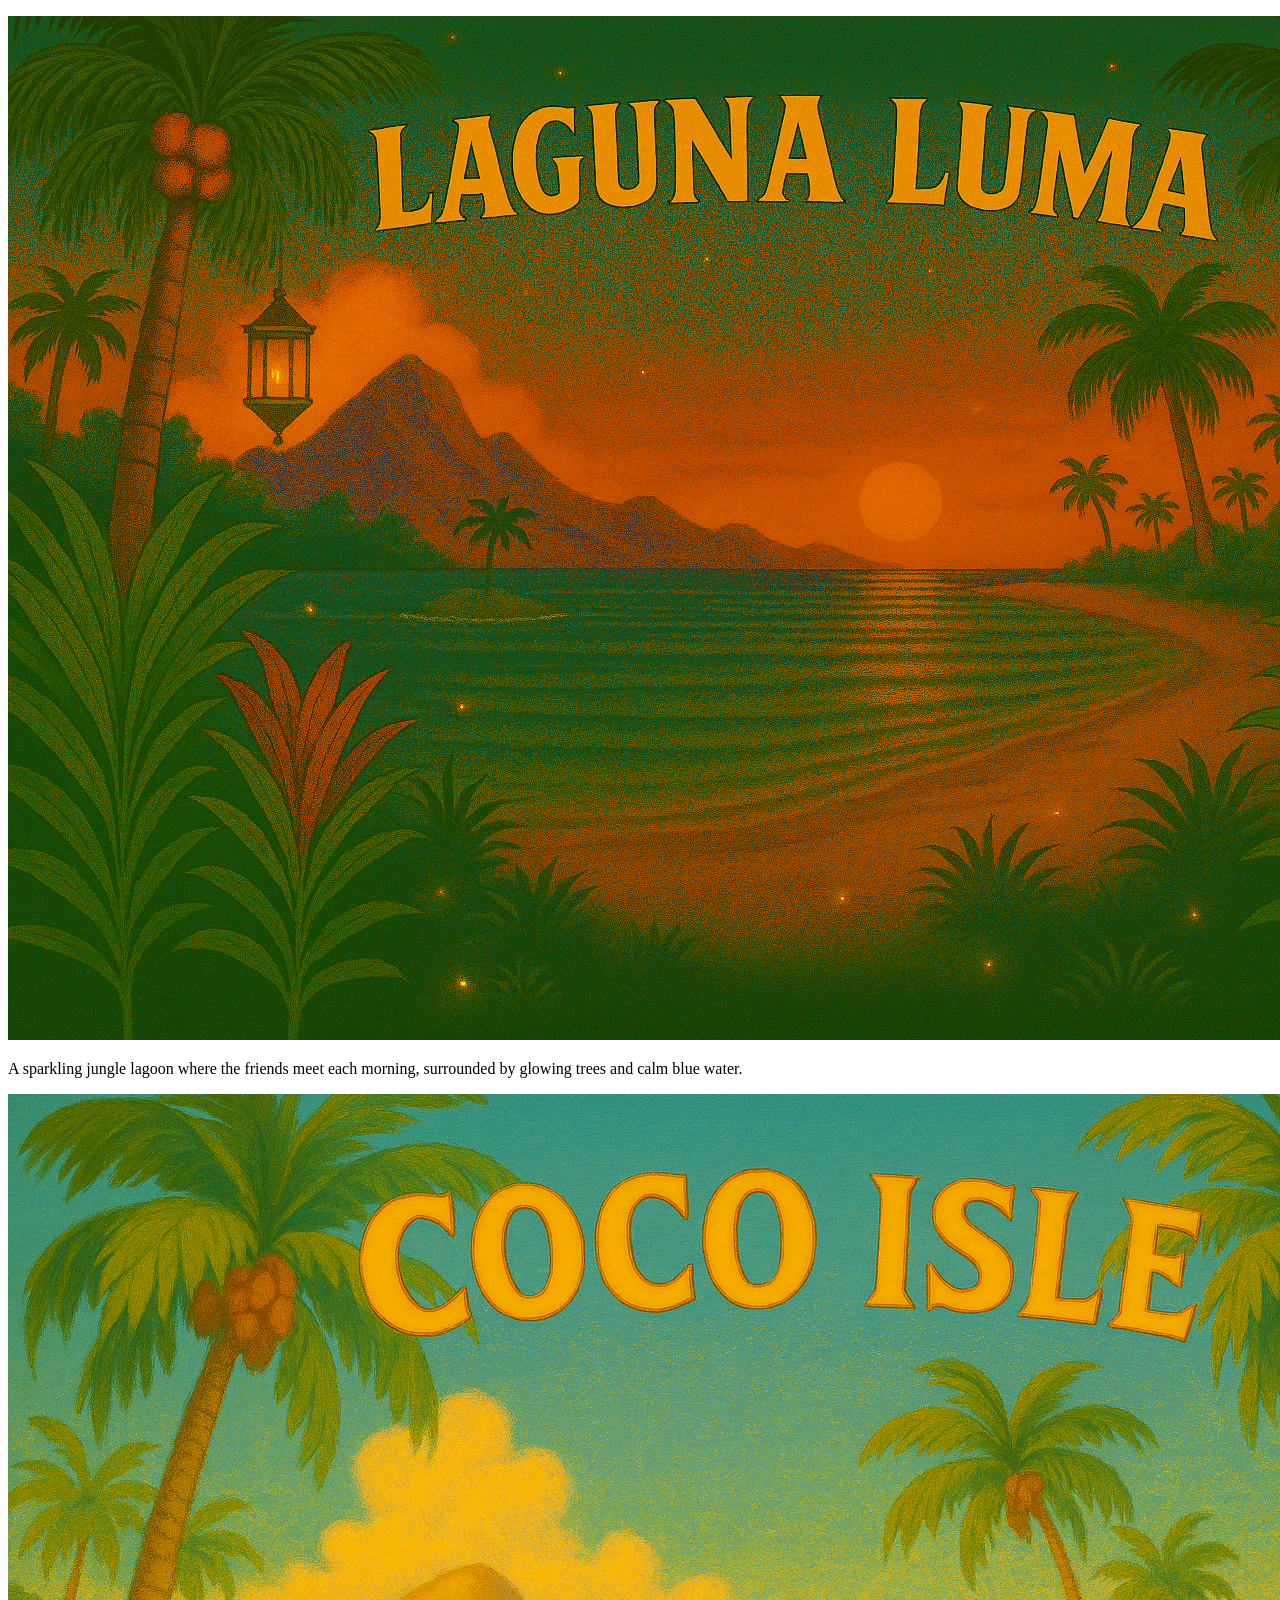
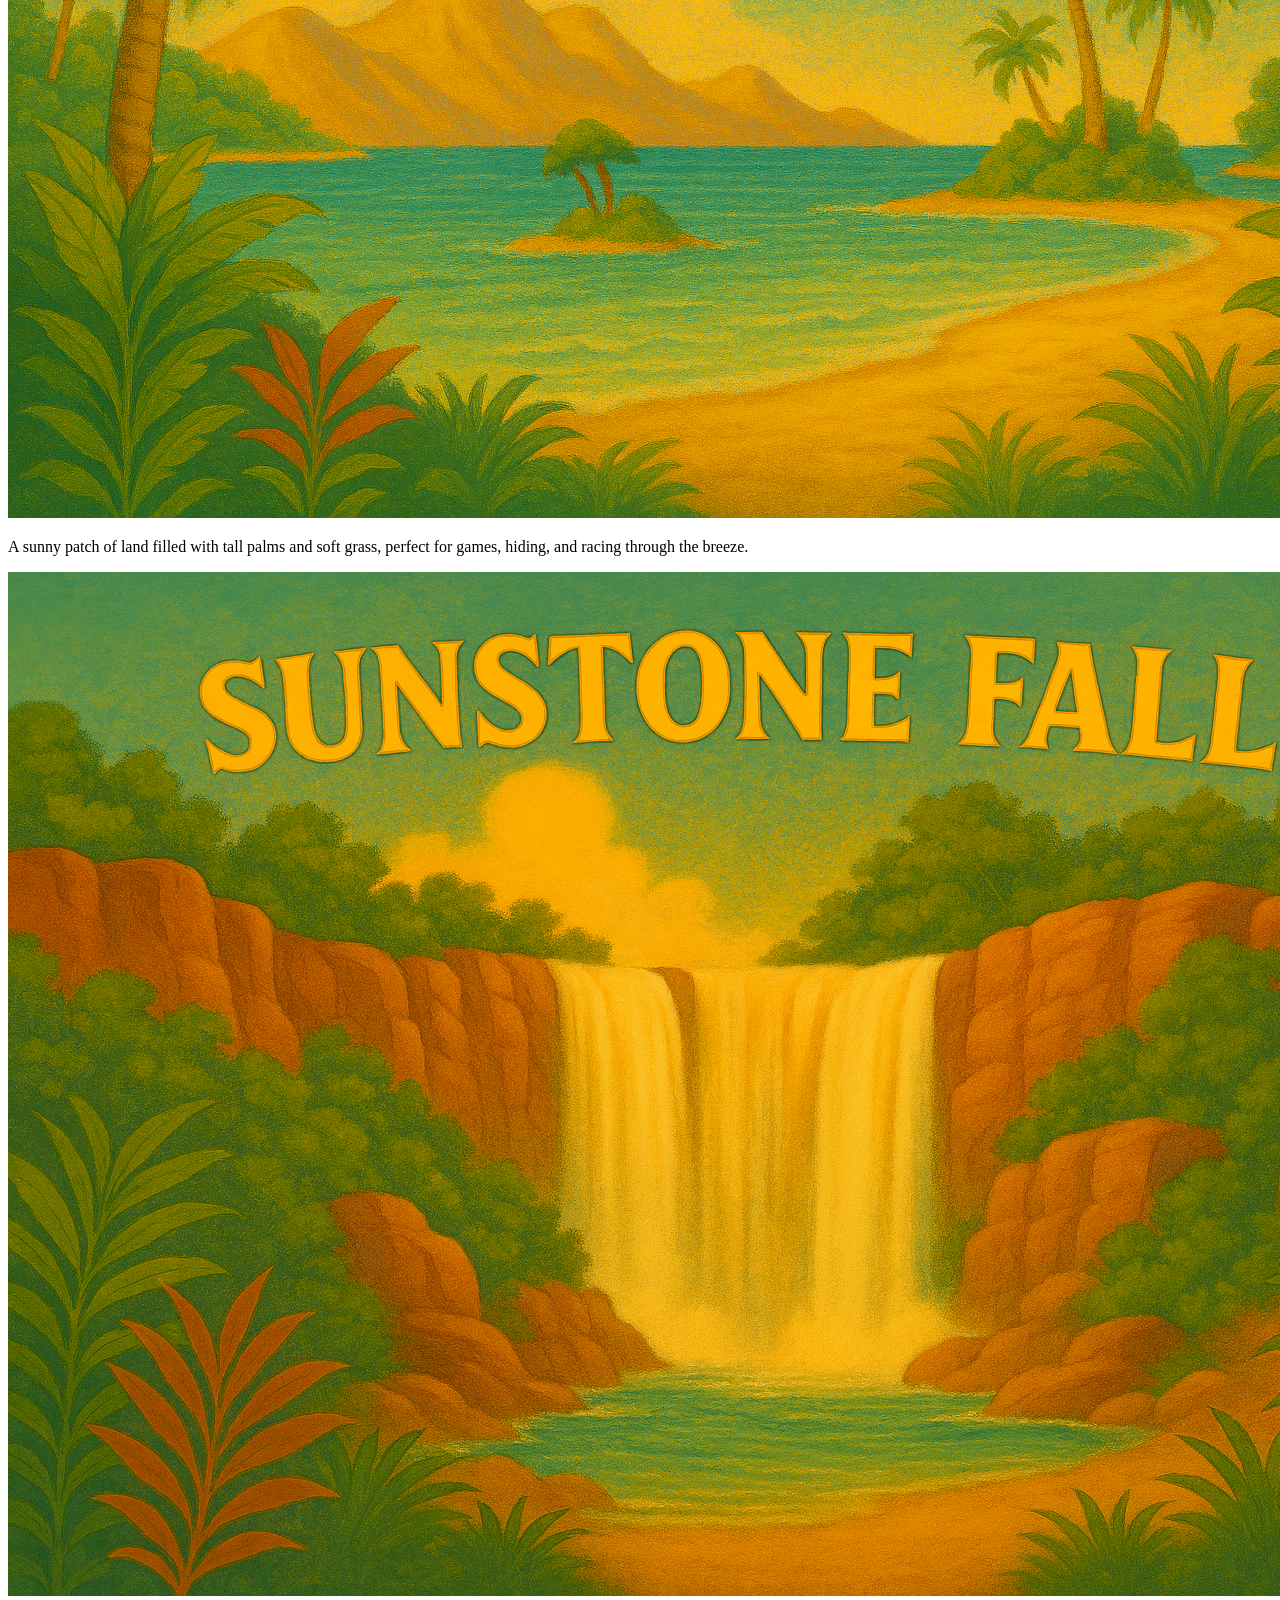
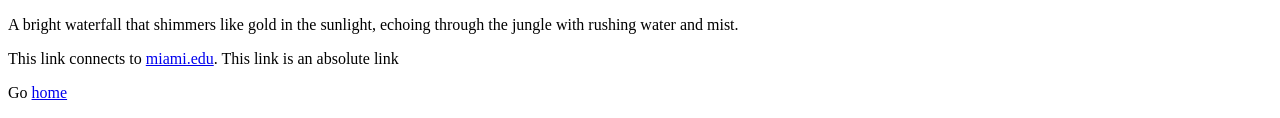
<file: class/page4.html>
<!DOCTYPE html>
<html lang="en">
<head>
    <meta charset="UTF-8">
    <meta name="viewport" content="width=device-width, initial-scale=1.0">
    <title>Document</title>
</head>
<body>
<section>
    <p><img src="images/laguna.png" alt="Laguna Luma"></p> 
<p>A sparkling jungle lagoon where the friends meet each morning, surrounded by glowing trees and calm blue water.</p>
</section>
 <section>
    <p><img src="images/cocoisle.png" alt="Coco Isle"></p> 
    <p>A sunny patch of land filled with tall palms and soft grass, perfect for games, hiding, and racing through the breeze.</p>
 </section> 

 <section>
    <p><img src="images/susntonefalls.png" alt="Sunstone Falls"></p> 
    <p>A bright waterfall that shimmers like gold in the sunlight, echoing through the jungle with rushing water and mist.</p>
 </section>

       <p>This link connects to <a href="http://www.miami.edu">miami.edu</a>. This link is an absolute link</p>
            <!--_blank will open link in another tab-->
    <p>Go <a href="index.html">home</a></p>
</body>
</html>
</file>
<file: css/style.css>
@import url('https://fonts.googleapis.com/css2?family=Playfair+Display:ital,wght@0,400..900;1,400..900&family=Roboto:ital,wght@0,100..900;1,100..900&display=swap');
/* is your multi line comment /*
/* variable examples */
:root{
    --content-background-color: rgba(250, 240, 125, 0.909);
}

body{
    background-color:rgb(48, 120, 96);
}
header{
    /* background-color: rgba(255,255,255,.75);  */
    background-color: rgba(4, 117, 38, 0.946);
    text-align: center;
}

header p{ 
    color:#eece2d; 
}
.cover img{ 
    width: 50%; 
    height: 700px; 
    border-radius: 15px;
}
.special-text {
    font-size: 30px;
}

nav {
    background-color: rgba(248, 244, 111, 0.946);
}

nav > ul{ 
    width: 800px; 
    margin: 0 auto; 
    display: grid; 
    grid-template-rows: auto; 
    grid-template-columns: 1fr 1fr 1fr 1fr;
    grid-gap: 20px; 
}

nav > ul > li{ 
    padding: 30px; 
    list-style: none;
    /*\ background-color: rgba(34, 97, 65, 0.254); */
}

nav > ul > li > a{ 
    color: black; 
    font-size: 20px; 
    font-family: serif; 
    /* remove underline when navigating */
    text-decoration: none;
    display: inline-block; 
    padding: 10px 15px; 
}

nav > ul > li > a:hover{
    background-color: green; 
}
main{
    /* background-color: rgba(255,255,255,.75); */
       background-color: var(--content-background-color);
       text-align: center;
}   

footer{
    /* background-color: rgba(255,255,255,.75); */
       background-color: var(--content-background-color);
}

h1{
    /* background-color: #333333;  */
    color: #eece2d;
    text-decoration: underline; 
    text-align: center;
    font-family: 'Playfair Display', serif; 
    font-weight: 800;
    font-style: italic;
}
/* adding a coma adds the property to the tag*/ 
h2, h3{
     font-family: cursive; /* serif, sans-serif, cursive, monospace  */
}

h2{
    color: green; 
}

.charactergrid{
    display: grid;
    grid-template-rows: auto; 
    grid-template-columns: 1fr 1fr 1fr;
    grid-gap: 20px; 
}

.charactergrid img{ 
    box-shadow: 5px 5px 15px rgb(245, 237, 9); 
     transition: 0.3s;
}

.charactergrid img:hover{ 
    transform: scale(1.05);
} 

.wildlifeinspo{ 
    display: grid;
    grid-template-rows: auto auto; 
    grid-template-columns: 1fr 1fr;
    gap: 20px; 
}
.wildlifeinspo img{ 
    width: 100%; 
    height: 400px; 
}
 
.junglepics{ 
    text-align: center;
} 

.junglepics img{ 
    width: 500px; 
    height: 400px; 
}

.gallery-title {
    text-decoration: underline;
    color:black; 
}

/* javascript stuff */

/* soft glow */
.glow {
    box-shadow: 0 0 20px #eece2d;
    transition: 0.3s;
}

/* character traits */
.trait {
    margin-top: 10px;
    font-style: italic;
}

/* sunset mode */
.sunset {
    background-image: url("../images/sunsetriver.webp");
    background-size: cover;
    background-position: center;
    background-repeat: no-repeat;
    color: white;
}
/* fact button  */
.fact-button {
    background-color: #eece2d;
    color: #333;
    border: none;
    padding: 12px 18px;
    font-family: 'Playfair Display', serif;
    font-size: 16px;
    border-radius: 20px;
    cursor: pointer;
    transition: 0.3s;
}

.fact-button:hover {
    background-color: #d4b91f;
    transform: scale(1.05);
}

#factBtn {
    display: block;
    margin: 30px auto;
}

/* sunset mode instructions  */
.hint-text {
    text-align: center;
    font-style: italic;
    color: #fff8dc;
    background-color: rgba(34, 97, 65, 0.7);
    padding: 8px;
    border-radius: 10px;
    max-width: 400px;
    margin: 10px auto;
    font-size: 16px;
}
</file>
<file: css/mobile.css>
@import "style.css";

header{
    /* width: 430px;  */
    width: 100%; 
}

nav{
    margin-top: 20px;
}

nav > ul{
    width: 100%;
    height: auto; 
    grid-template-rows: auto auto auto;
    grid-template-columns: 1fr;
    padding: 0;
    margin: 0;
}

nav > ul > li {
    padding: 15px 0;
    text-align: center;
}

main{
    width: 100%; 
}

footer{
    width: 100%;
}

.junglepics img,
.wildlifeinspo img,
.cover img {
    width: 100%;
    height: auto;
}

.charactergrid,
.wildlifeinspo {
    grid-template-columns: 1fr;
}

.storypic img {
    width: 100%;
    height: auto;
}

img {
    max-width: 100%;
    height: auto;
}

.hint-text {
    text-align: center;
    font-style: italic;
    color: #fff8dc;
    background-color: rgba(0,0,0,0.3); 
    padding: 8px;
    border-radius: 10px;
    max-width: 400px;
    margin: 10px auto;
}
</file>
<file: class/css/style.css>
@import url('https://fonts.googleapis.com/css2?family=Roboto:ital,wght@0,100..900;1,100..900&display=swap');
/* is your multi line comment /*
/* variable examples */
:root{
    --content-background-color: rgba(255,255,255,0.75);
    --pagewidth: 960px; 
}

/* reset soome default browser styles */
* { 
    margin: 0; 
    padding: 0; 

}
body{
    background-color: cornflowerblue;
}
header{
    /* background-color: rgba(255,255,255,.75);  */
    background-color: var(--content-background-color);
    width: var(--pagewidth);  
    /* width: 960px */
    padding: 20px; 
    /* add 20 px of padding  */
    border-width: 5px;
    border-style: solid;
    border-color: blue; 
    margin-top: -7px; 
    margin-bottom: 0px;
    margin-left: auto; 
    margin-right: auto;
}

/* this is how to apply something to a p-tag within something else  */
header > p{
    text-align: center; 
    font-family: sans-serif; 
    /* display: inline-block */
}

nav > ul { 

}

nav > ul {
    width: 600px; 
    height: 200px; 
    margin: 0 auto; 
    display: grid; 
    grid-template-rows: auto; 
    grid-template-columns: 1fr 1fr 1fr;
    grid-gap: 20px; 
    justify-content: center;
    justify-items: center;
    align-content: end; 
    align-items: center; 
}

nav > ul > li{ 
    padding: 30px; 
    list-style: none;
    background-color: aquamarine;
}

nav > ul > li > a{ 
    color: black; 
    font-size: 20px; 
    background-color: aquamarine; 
    padding: 30px; 
    font-family: serif; 
    /* remove underline when navigating */
    text-decoration: none 
}

nav > ul > li > a:hover{
    background-color: green; 
}
main{
    /* background-color: rgba(255,255,255,.75); */
       background-color: var(--content-background-color);
       padding-top: 20px; 
       padding-right: 40px;
       padding-bottom: 20px;
       padding-left: 40px;
       border-top-width: 20px;
       border-top-style: wavy;
       border-top-color: white;
       margin: 0px auto; 
       /* margin: tp/bottom left/right  */
}   

footer{
    /* background-color: rgba(255,255,255,.75); */
       background-color: var(--content-background-color);
       width: var(--pagewidth);
       border: 10px solid green; 
       padding: 20px; 
       margin: 0 auto; 
       /* make everything centered */
}

h1{
    /* background-color: #333333;  */
    color: #777777;
    text-align: center; 
    text-decoration: underline; 
    font-family: 'Roboto', sans-serif; 
    font-weight: 100; 
    font-style: italic; 
}
/* adding a coma adds the property to the tag*/ 
h2, h3{
     font-family: cursive; /* serif, sans-serif, cursive, monospace  */
}

h2{
    color: green; 
}

.grid1{
    display: grid; 
    grid-template-rows: auto; 
    grid-template-columns: 1fr 1fr 1fr; 
    gap: 20px; 
}

.grid2{ 
    display: grid; 
    grid-template-rows: auto; 
    grid-template-columns: 2fr 1fr 1fr; 
    gap: 20px; 
}

.grid3{
    height: 400px; 
    display: grid; 
    grid-template-rows: 200px;
    grid-template-columns: 200px 200px 200px;
    gap: 20px; 
    justify-content: center; 
    align-content: center; 
    align-items: end 
}
.grid3 p{
    background-color: azure; 
}

#section2{
    color: firebrick; 
    background-color: chocolate; 
}

.grid4{ 
    display: grid;
    grid-template-rows: auto auto; 
    grid-template-columns: 1fr 1fr;
    gap: 20px; 
}
.grid4 img{ 
    width: 100%; 
    height: 400px; 
}
</file>
<file: midterm/css/style.css>
@import url('https://fonts.googleapis.com/css2?family=Bodoni+Moda:ital,opsz,wght@0,6..96,400..900;1,6..96,400..900&family=Playfair+Display:ital,wght@0,400..900;1,400..900&family=Roboto:ital,wght@0,100..900;1,100..900&display=swap');

body {
    background-color: rgb(189, 7, 7) !important;
}

h1 {
    font-family: 'Bodoni Moda', serif;
    font-weight: 700;
    font-style: normal;
    color: #fff;
    text-align: center;
}

h2 {
    font-family: 'Playfair Display', serif;
    font-weight: 500;
    font-size: 1.8rem;
    text-align: center;
    color: #efc9e4;
    margin-bottom: 20px;
}

p {
    color: rgb(255, 253, 254); 
}

h3 {
    font-family: 'Roboto', sans-serif;
    font-weight: 400;
    font-size: 1.2rem;
    text-align: center;
    color: #ffffff;
    margin-top: 20px;
}

/* nav bar */
nav {
    background-color: rgba(191, 9, 36, 0.946);
}

nav > ul{ 
    width: 800px; 
    margin: 0 auto; 
    display: grid; 
    grid-template-rows: auto; 
    grid-template-columns: 1fr 1fr 1fr 1fr;
    grid-gap: 20px; 
}

nav > ul > li{ 
    padding: 30px; 
    list-style: none;
}

nav > ul > li > a{ 
    color: #fcf0bf; 
    font-size: 20px; 
    font-family: serif; 
    /* remove underline when navigating and bullet points i think */
    text-decoration: none;
    display: inline-block; 
    padding: 10px 15px; 
}

.nav-list li a:hover {
    color: #c94c4c; 
}

/* home intro  */
.home-intro {
    text-align: center;
    background-color: rgba(156, 8, 30, 0.81); 
    padding: 25px 20px;
    max-width: 100%;
}

.home-intro p {
    font-family: 'Bodoni Moda', serif; 
    color: #fff8dc; 
    margin-bottom: 10px;
}

.home-intro h2 {
    font-family: 'Roboto', sans-serif;
    color: #fdf6e3;
}

.home-gallery {
    display: grid; 
    grid-template-columns: repeat(3 , 1fr);
    width: 100%;
    margin: 0;
    padding: 0;
}

.home-gallery img {
    width: 100%;   
    height: 300px;
    display: block; 
    object-fit: cover;
}

footer {
    text-align: center;
    padding: 15px 0;
    background-color: rgba(119, 5, 43, 0.167); 
    color: #ffe8a9;
    font-style: italic;
    margin-top: 40px;
}

/* styling overthinking page cards */
.thought-block {
    border: 1px solid #ccc;
    padding: 15px;
    margin: 15px;
    border-radius: 10px;
}

.thought-block:hover {
    transform: scale(1.03);
}

button {
    margin-top: 10px;
    padding: 8px 12px;
    border: none;
    border-radius: 8px;
    background-color: #ddd;
    cursor: pointer;
}

/* red flags */
.flags-section {
    display: grid;
    grid-template-columns: 1fr 1fr;
    gap: 20px;
    padding: 30px;
    margin: 40px auto;
    width: 90%;
    border-radius: 15px;

/* background so colors show ip */
    background-color: rgba(255, 255, 255, 0.3); 
}

.flag-block {
    border: 1px solid #ccc;
    padding: 15px;
    margin: 15px;
    border-radius: 10px;
}

.green-flag, 
.green-flag2, 
.green-flag3 {
    background-color: #0ab733; 
    border-left: 5px solid #068a25; 
    padding: 10px;
    border-radius: 5px;
}

.yellow-flag, 
.yellow-flag2 {
    background-color: #f9e298; 
    border-left: 5px solid #ffc107;
    padding: 10px;
    border-radius: 5px;
}

.red-flag, 
.red-flag2,
.red-flag3 {
    background-color: #f92032; 
    border-left: 5px solid #bb1223;
    padding: 10px;
    border-radius: 5px;
}

/* attachment issues */
body {
    font-family: Arial, sans-serif;
    text-align: center;
    margin: 0;
    padding: 0;
    background-color: #fafafa;
}

.attachment-section {
    display: grid;
    grid-template-columns: 1fr;
    gap: 20px;
    padding: 20px;
}

.attachment-group {
    display: grid;
    grid-template-columns: 1fr 1fr; /* pink vs purple */
    gap: 15px;
    justify-items: center;
}

.phrase {
    padding: 15px;
    font-weight: bold;
    width: 200px;
}

.pink {
    background-color: #eb6fc2;
}

.purple {
    background-color: #84068a;
}

.button-group button {
    margin: 5px;
    padding: 10px 15px;
    border-radius: 8px;
    border: none;
    cursor: pointer;
    font-weight: bold;
}

.result-display {
    margin-top: 20px;
    font-size: 1.2rem;
    min-height: 50px;
}

.result-img {
    display: block; 
    margin: 20px auto;
    width: 250px;  
    height: 300px;
}

/* healing */
.healing-section {
    display: grid;
    justify-items: center;
    gap: 20px;
    padding: 20px;
}

.affirmation-block {
    text-align: center;
    padding: 15px;
    border-radius: 10px;
    border: 1px solid #ccc;
    width: 300px;
}

.affirmation-block button {
    margin-top: 10px;
    padding: 8px 15px;
    border-radius: 8px;
    background-color: #a50909;
    color: white;
    font-weight: bold;
    cursor: pointer;
}

.affirmation-block button:hover {
    background-color: #6f040f;
}

.healing-image img {
    border-radius: 10px;
}
</file>
<file: midterm/css/mobile.css>
@import "style.css";

/* header */
header {
    width: 100%;
    text-align: center;
}

/* nav bar */
nav {
    margin-top: 20px;
}

nav > ul {
    width: 100%;
    height: auto;
    grid-template-rows: auto auto auto auto;
    grid-template-columns: 1fr; /* stack nav items */
    padding: 0;
    margin: 0;
}

nav > ul > li {
    padding: 15px 0;
    text-align: center;
}

main {
    width: 100%;
}


/* pics */
img {
    max-width: 100%;
    height: auto;
}

.overthinking-section {
    grid-template-columns: 1fr; /* stack thought blocks */
}

.flags-section {
    grid-template-columns: 1fr; /* stack flags */
}

.attachment-group {
    grid-template-columns: 1fr; /* stack pink/purple instead of side-by-side */
}

.healing-section {
    grid-template-columns: 1fr; /* stack content */
} 

/* attachment styles page fix
.attachment-section .pink {
    color: #ff6bcb; 
    font-weight: bold;
}

.attachment-section .purple {
    color: #9b59b6; 
    font-weight: bold;
} */
</file>
<file: project1/html/css/style.css>
@import url('https://fonts.googleapis.com/css2?family=Playfair+Display:ital,wght@0,400..900;1,400..900&family=Roboto:ital,wght@0,100..900;1,100..900&display=swap');
/* is your multi line comment /*
/* variable examples */
:root{
    --content-background-color: rgba(250, 240, 125, 0.909);
}

body{
    background-color:rgb(48, 120, 96);
}
header{
    /* background-color: rgba(255,255,255,.75);  */
    background-color: rgba(4, 117, 38, 0.946);
    text-align: center;
}

header p{ 
    color:#eece2d; 
}
.cover img{ 
    width: 50%; 
    height: 700px; 
    border-radius: 15px;
}
.special-text {
    font-size: 30px;
}

nav {
    background-color: rgba(248, 244, 111, 0.946);
}

nav > ul{ 
    width: 800px; 
    margin: 0 auto; 
    display: grid; 
    grid-template-rows: auto; 
    grid-template-columns: 1fr 1fr 1fr 1fr;
    grid-gap: 20px; 
}

nav > ul > li{ 
    padding: 30px; 
    list-style: none;
    /*\ background-color: rgba(34, 97, 65, 0.254); */
}

nav > ul > li > a{ 
    color: black; 
    font-size: 20px; 
    font-family: serif; 
    /* remove underline when navigating */
    text-decoration: none;
    display: inline-block; 
    padding: 10px 15px; 
}

nav > ul > li > a:hover{
    background-color: green; 
}
main{
    /* background-color: rgba(255,255,255,.75); */
       background-color: var(--content-background-color);
       text-align: center;
}   

footer{
    /* background-color: rgba(255,255,255,.75); */
       background-color: var(--content-background-color);
}

h1{
    /* background-color: #333333;  */
    color: #eece2d;
    text-decoration: underline; 
    text-align: center;
    font-family: 'Playfair Display', serif; 
    font-weight: 800;
    font-style: italic;
}
/* adding a coma adds the property to the tag*/ 
h2, h3{
     font-family: cursive; /* serif, sans-serif, cursive, monospace  */
}

h2{
    color: green; 
}

.charactergrid{
    display: grid;
    grid-template-rows: auto; 
    grid-template-columns: 1fr 1fr 1fr;
    grid-gap: 20px; 
}

.charactergrid img{ 
    box-shadow: 5px 5px 15px rgb(245, 237, 9); 
     transition: 0.3s;
}

.charactergrid img:hover{ 
    transform: scale(1.05);
} 

.wildlifeinspo{ 
    display: grid;
    grid-template-rows: auto auto; 
    grid-template-columns: 1fr 1fr;
    gap: 20px; 
}
.wildlifeinspo img{ 
    width: 100%; 
    height: 400px; 
}
 
.junglepics{ 
    text-align: center;
} 

.junglepics img{ 
    width: 500px; 
    height: 400px; 
}

.gallery-title {
    text-decoration: underline;
    color:black; 
}
</file>
